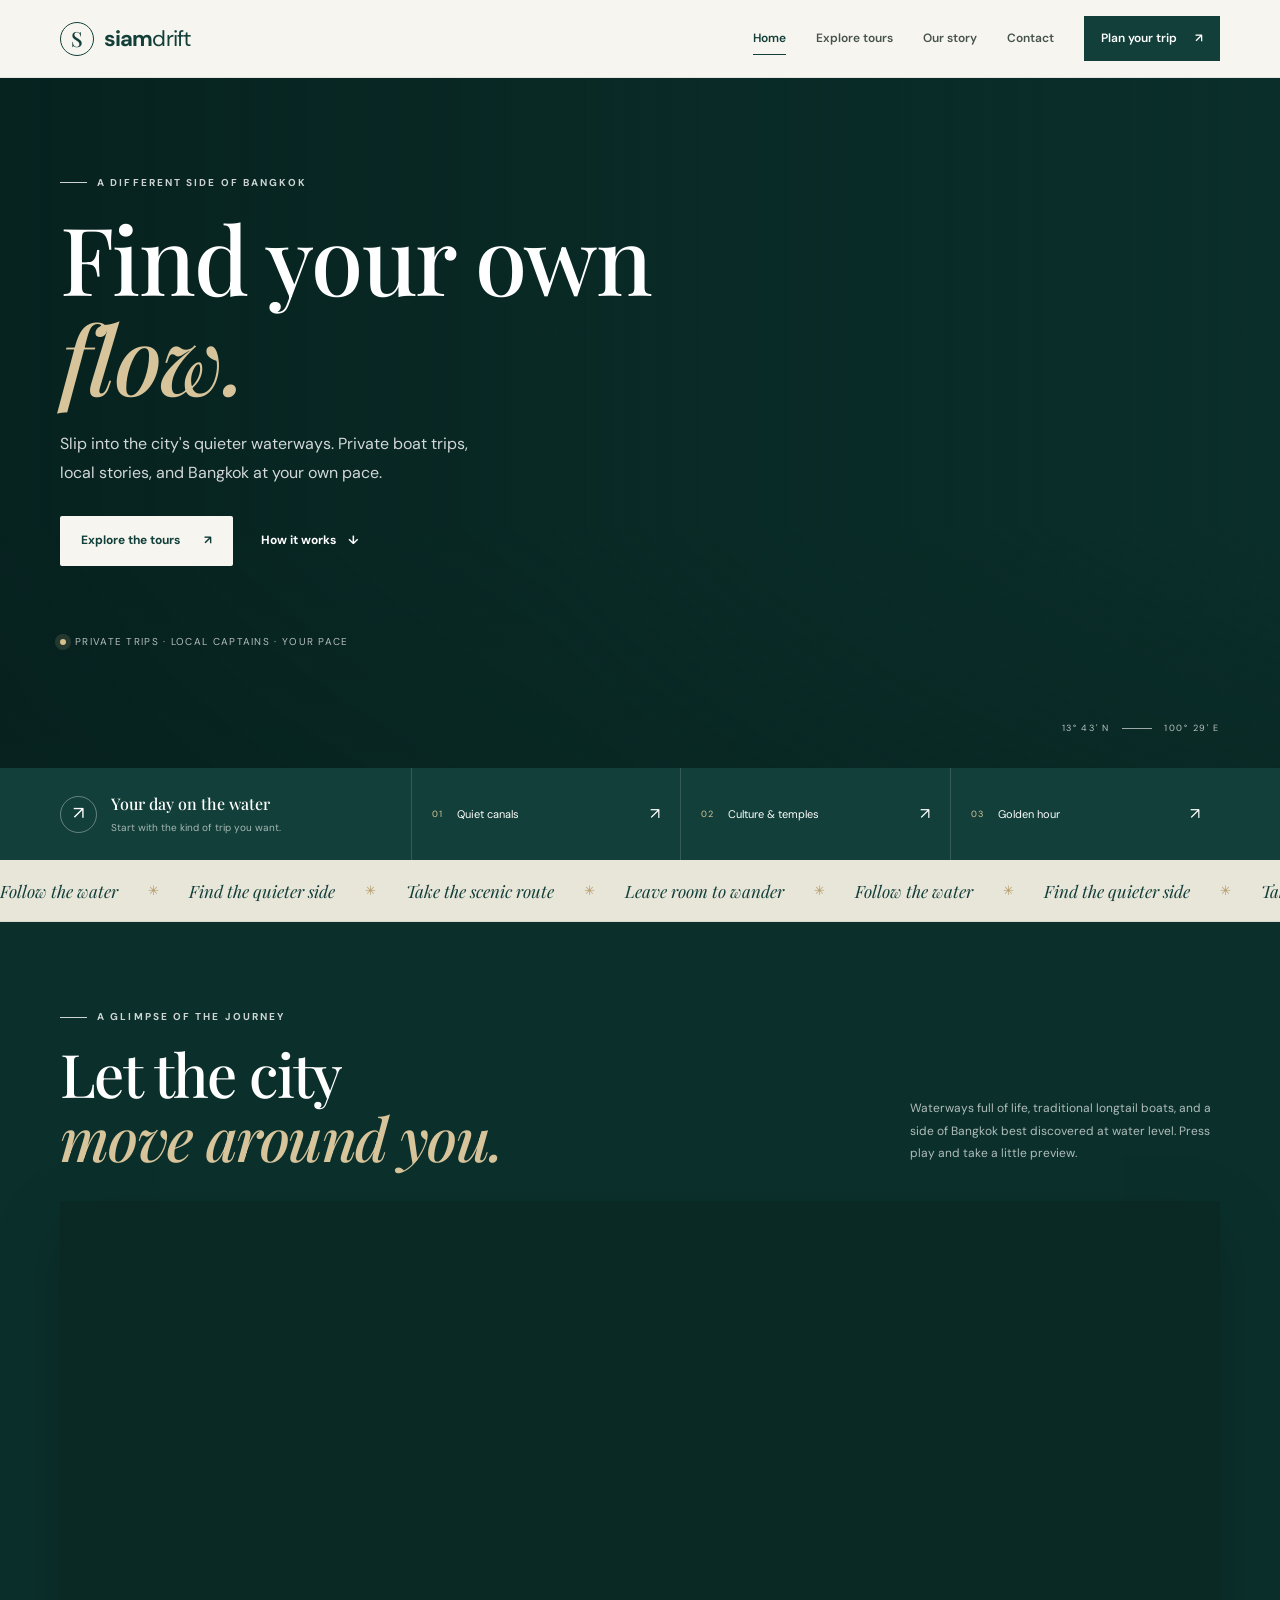
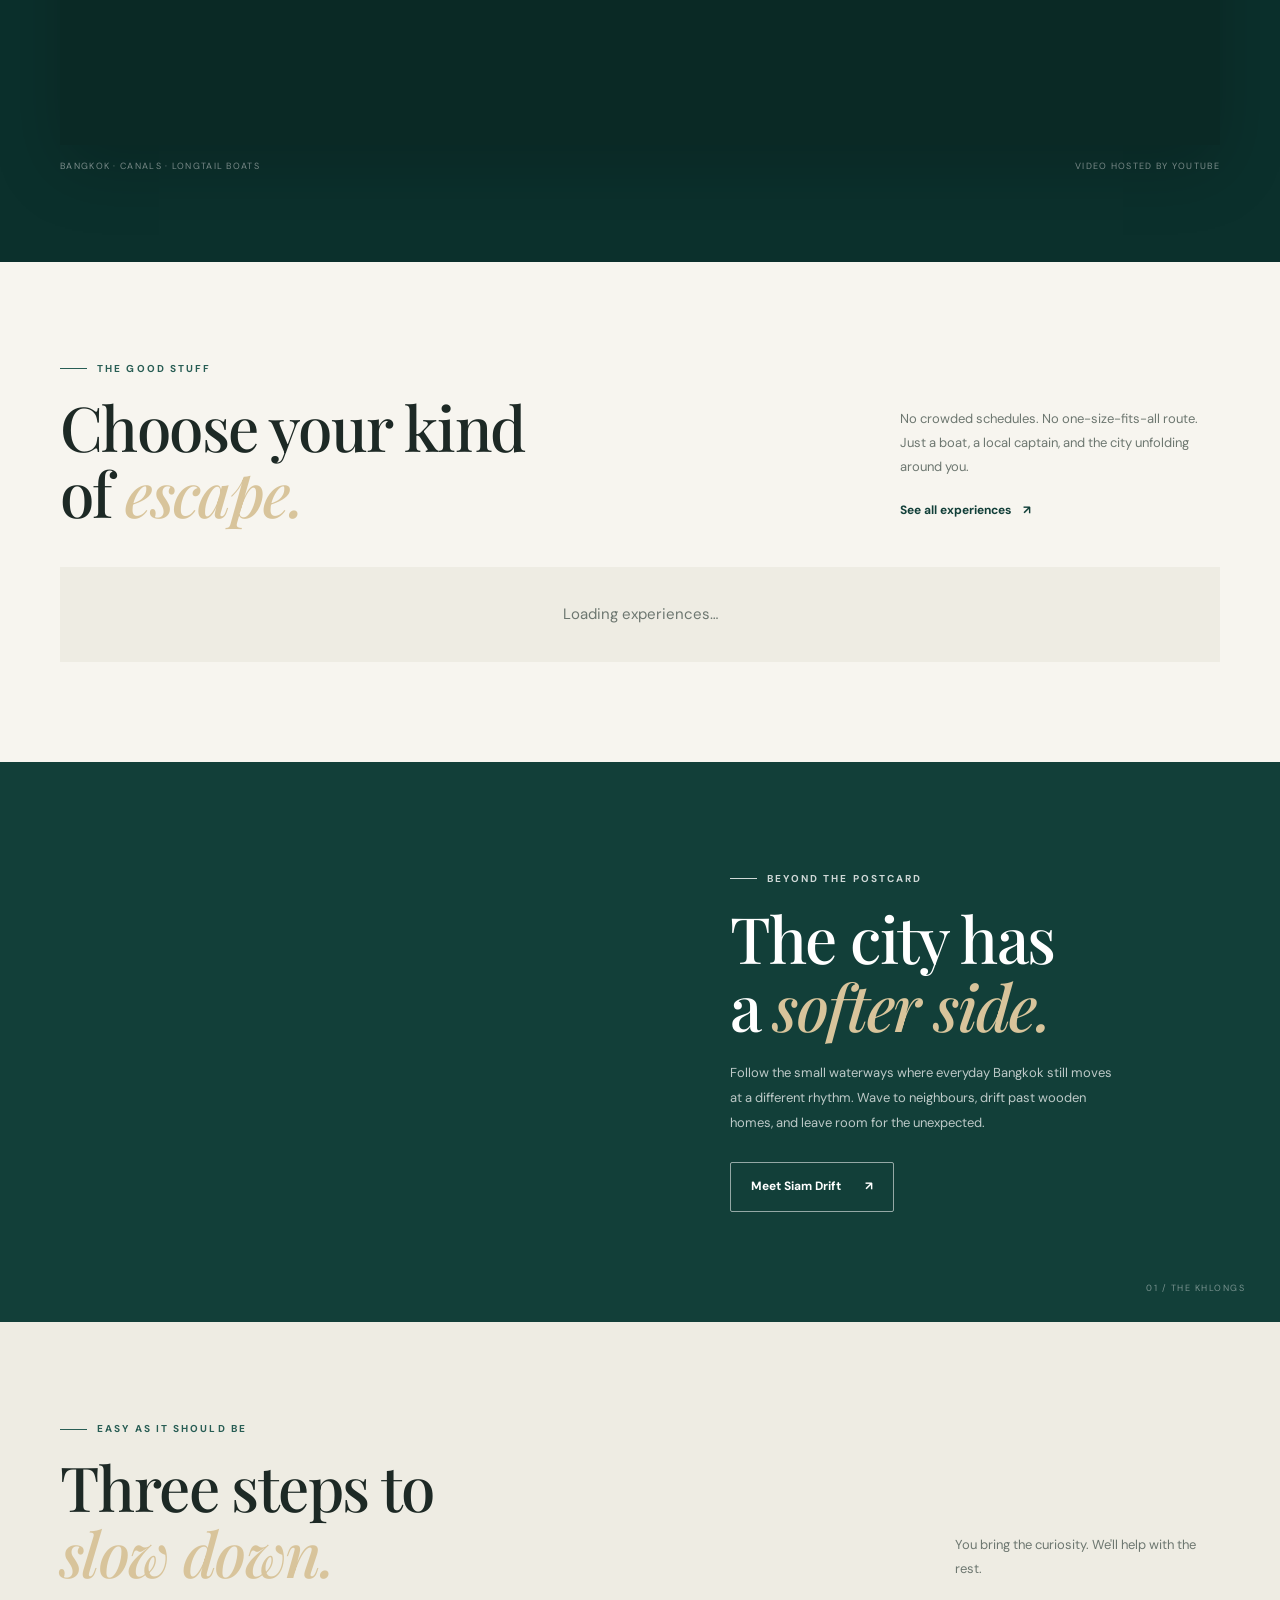
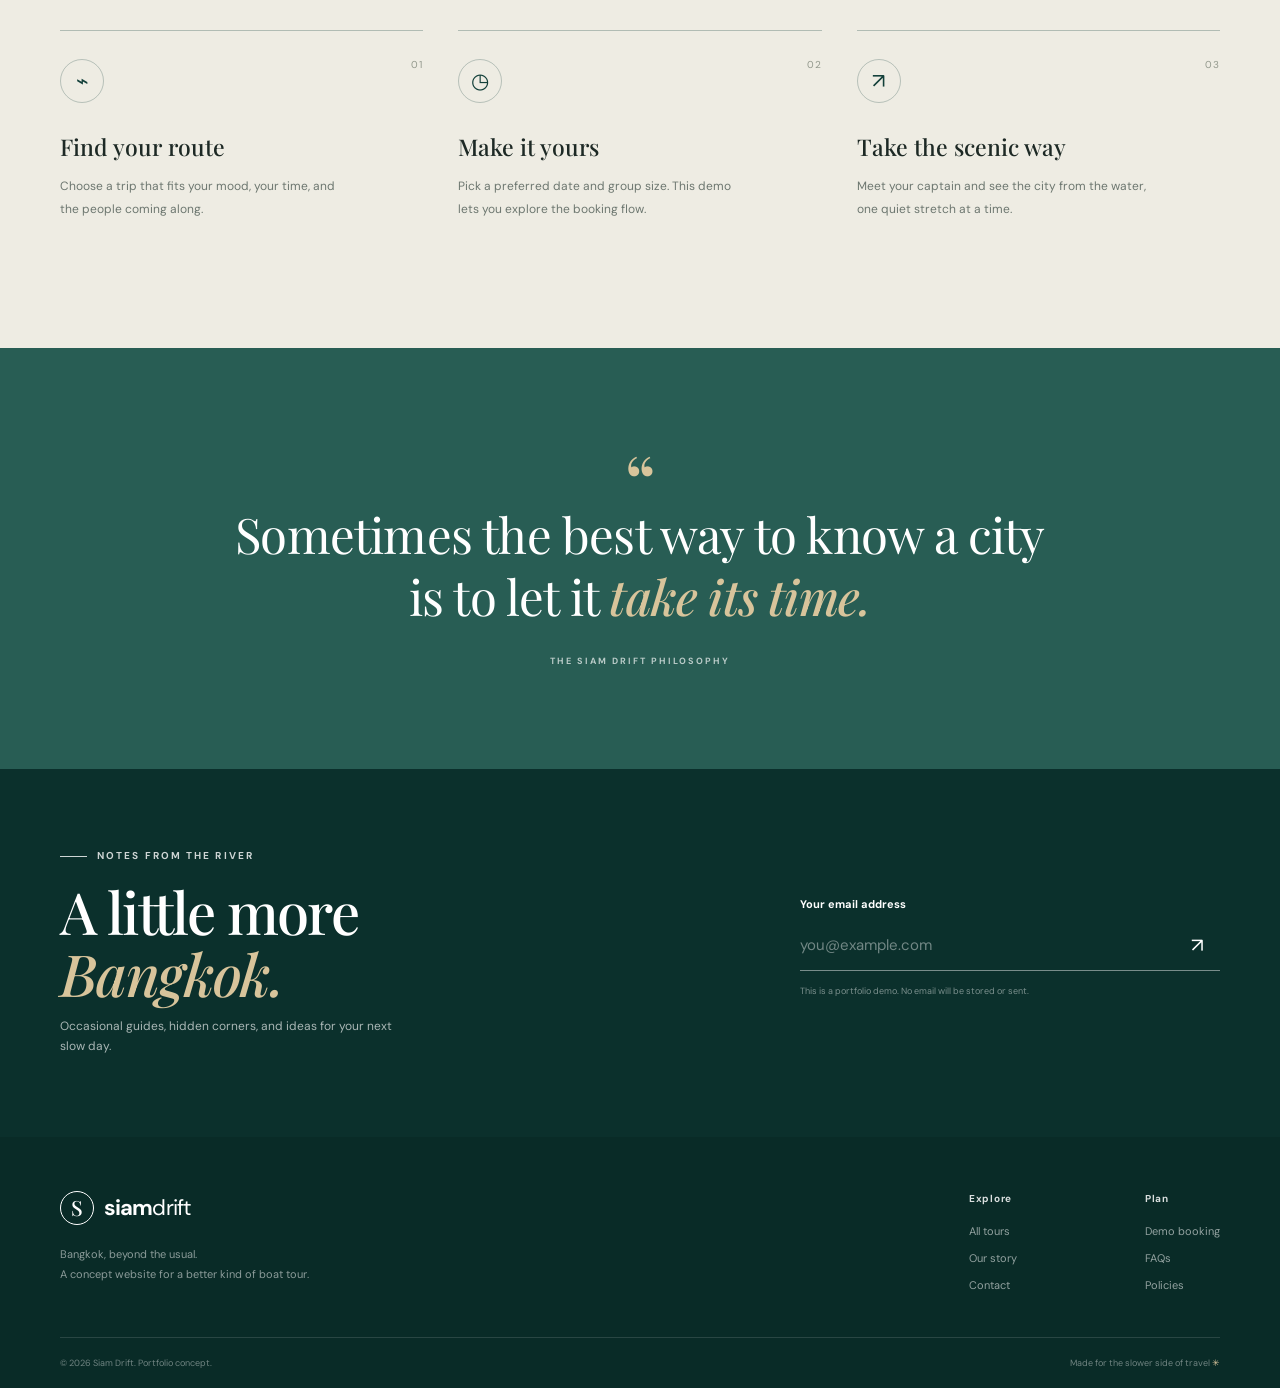
<file: index.html>
<!doctype html>
<html lang="en">
  <head>
    <meta charset="utf-8">
    <meta name="viewport" content="width=device-width, initial-scale=1">
    <meta name="description" content="Discover Bangkok's quieter side with private canal cruises, local captains, and thoughtfully designed boat experiences.">
    <meta name="theme-color" content="#123f39">
    <title>Siam Drift — Bangkok, beyond the usual</title>
    <link rel="preconnect" href="https://fonts.googleapis.com">
    <link rel="preconnect" href="https://fonts.gstatic.com" crossorigin>
    <link href="https://fonts.googleapis.com/css2?family=DM+Sans:wght@400;500;600;700&family=Playfair+Display:wght@500;600;700&display=swap" rel="stylesheet">
    <link rel="stylesheet" href="assets/css/styles.css">
    <script src="assets/js/main.js" defer></script>
  </head>
  <body>
    <a class="skip-link" href="#main">Skip to content</a>
    <header class="site-header">
      <div class="container nav-wrap">
        <a class="brand" href="index.html" aria-label="Siam Drift home"><span class="brand-mark">S</span><span>siam<span class="brand-light">drift</span></span></a>
        <button class="menu-toggle" aria-expanded="false" aria-controls="primary-nav" aria-label="Open navigation"><span></span><span></span></button>
        <nav class="primary-nav" id="primary-nav" aria-label="Main navigation">
          <a class="active" href="index.html">Home</a>
          <a href="tours.html">Explore tours</a>
          <a href="about.html">Our story</a>
          <a href="contact.html">Contact</a>
          <a class="nav-cta" href="booking.html">Plan your trip <span aria-hidden="true">↗</span></a>
        </nav>
      </div>
    </header>
    <main id="main">
      <section class="hero">
        <div class="hero-image" role="img" aria-label="Traditional longtail boat travelling through a lush Bangkok canal"></div>
        <div class="hero-shade"></div>
        <div class="container hero-content">
          <p class="eyebrow eyebrow-light"><span class="eyebrow-line"></span> A different side of Bangkok</p>
          <h1>Find your own<br><em>flow.</em></h1>
          <p class="hero-copy">Slip into the city's quieter waterways. Private boat trips, local stories, and Bangkok at your own pace.</p>
          <div class="hero-actions">
            <a class="button button-light" href="tours.html">Explore the tours <span aria-hidden="true">↗</span></a>
            <a class="text-link text-link-light" href="#how-it-works">How it works <span aria-hidden="true">↓</span></a>
          </div>
          <div class="hero-note">
            <span class="note-dot"></span>
            <span>Private trips · Local captains · Your pace</span>
          </div>
        </div>
        <div class="hero-index">
          <span>13° 43' N</span>
          <span class="index-divider"></span>
          <span>100° 29' E</span>
        </div>
      </section>
      <section class="booking-strip">
        <div class="container booking-strip-inner">
          <div class="strip-intro">
            <span class="strip-icon">↗</span>
            <div>
              <strong>Your day on the water</strong>
              <small>Start with the kind of trip you want.</small>
            </div>
          </div>
          <a class="strip-option" href="tours.html?type=canal"><span class="strip-number">01</span><span>Quiet canals</span><span class="arrow">↗</span></a>
          <a class="strip-option" href="tours.html?type=culture"><span class="strip-number">02</span><span>Culture & temples</span><span class="arrow">↗</span></a>
          <a class="strip-option" href="tours.html?type=sunset"><span class="strip-number">03</span><span>Golden hour</span><span class="arrow">↗</span></a>
        </div>
      </section>
      <div class="river-ticker" aria-label="Siam Drift travel themes">
        <div class="river-ticker-track" aria-hidden="true">
          <span>Follow the water</span>
          <i>✳</i>
          <span>Find the quieter side</span>
          <i>✳</i>
          <span>Take the scenic route</span>
          <i>✳</i>
          <span>Leave room to wander</span>
          <i>✳</i>
          <span>Follow the water</span>
          <i>✳</i>
          <span>Find the quieter side</span>
          <i>✳</i>
          <span>Take the scenic route</span>
          <i>✳</i>
          <span>Leave room to wander</span>
          <i>✳</i>
        </div>
      </div>
      <section class="canal-film" aria-labelledby="canal-film-title">
        <div class="container">
          <div class="canal-film-head">
            <div>
              <p class="eyebrow eyebrow-light"><span class="eyebrow-line"></span> A glimpse of the journey</p>
              <h2>Let the city<br><em>move around you.</em></h2>
            </div>
            <p class="canal-film-intro">Waterways full of life, traditional longtail boats, and a side of Bangkok best discovered at water level. Press play and take a little preview.</p>
          </div>
          <div class="canal-film-frame">
            <iframe
            src="https://www.youtube-nocookie.com/embed/uZKGpSvLoDc?rel=0&modestbranding=1"
            title="Bangkok longtail boat canal journey"
            loading="lazy"
            referrerpolicy="strict-origin-when-cross-origin"
            allow="accelerometer; autoplay; clipboard-write; encrypted-media; gyroscope; picture-in-picture; web-share"
            allowfullscreen></iframe>
          </div>
          <div class="canal-film-caption">
            <span>Bangkok · Canals · Longtail boats</span>
            <span>Video hosted by YouTube</span>
          </div>
        </div>
      </section>
      <section class="section section-paper">
        <div class="container">
          <div class="section-heading">
            <div>
              <p class="eyebrow"><span class="eyebrow-line"></span> The good stuff</p>
              <h2>Choose your kind<br>of <em>escape.</em></h2>
            </div>
            <div class="heading-aside">
              <p>No crowded schedules. No one-size-fits-all route. Just a boat, a local captain, and the city unfolding around you.</p>
              <a class="text-link" href="tours.html">See all experiences <span aria-hidden="true">↗</span></a>
            </div>
          </div>
          <div class="tour-grid featured-grid" id="featured-tours">
            <div class="loading-card">Loading experiences…</div>
          </div>
        </div>
      </section>
      <section class="story-band">
        <div class="story-image" role="img" aria-label="Bangkok canal-side homes and greenery"></div>
        <div class="story-panel">
          <p class="eyebrow eyebrow-light"><span class="eyebrow-line"></span> Beyond the postcard</p>
          <h2>The city has<br>a <em>softer side.</em></h2>
          <p>Follow the small waterways where everyday Bangkok still moves at a different rhythm. Wave to neighbours, drift past wooden homes, and leave room for the unexpected.</p>
          <a class="button button-outline-light" href="about.html">Meet Siam Drift <span aria-hidden="true">↗</span></a>
          <div class="story-caption">01 / THE KHLONGS</div>
        </div>
      </section>
      <section class="section section-cream" id="how-it-works">
        <div class="container">
          <div class="section-heading compact-heading">
            <div>
              <p class="eyebrow"><span class="eyebrow-line"></span> Easy as it should be</p>
              <h2>Three steps to<br><em>slow down.</em></h2>
            </div>
            <p class="heading-description">You bring the curiosity. We'll help with the rest.</p>
          </div>
          <div class="steps-grid">
            <article class="step-card">
              <span class="step-num">01</span>
              <div class="step-icon">⌁</div>
              <h3>Find your route</h3>
              <p>Choose a trip that fits your mood, your time, and the people coming along.</p>
            </article>
            <article class="step-card">
              <span class="step-num">02</span>
              <div class="step-icon">◷</div>
              <h3>Make it yours</h3>
              <p>Pick a preferred date and group size. This demo lets you explore the booking flow.</p>
            </article>
            <article class="step-card">
              <span class="step-num">03</span>
              <div class="step-icon">↗</div>
              <h3>Take the scenic way</h3>
              <p>Meet your captain and see the city from the water, one quiet stretch at a time.</p>
            </article>
          </div>
        </div>
      </section>
      <section class="quote-section">
        <div class="quote-mark">“</div>
        <blockquote>Sometimes the best way to know a city<br>is to let it <em>take its time.</em></blockquote>
        <p class="quote-credit">THE SIAM DRIFT PHILOSOPHY</p>
      </section>
      <section class="newsletter-section">
        <div class="container newsletter-inner">
          <div>
            <p class="eyebrow eyebrow-light"><span class="eyebrow-line"></span> Notes from the river</p>
            <h2>A little more<br><em>Bangkok.</em></h2>
            <p class="newsletter-copy">Occasional guides, hidden corners, and ideas for your next slow day.</p>
          </div>
          <form class="newsletter-form" id="newsletter-form">
            <label for="newsletter-email">Your email address</label>
            <div class="input-row">
              <input id="newsletter-email" type="email" placeholder="you@example.com" required>
              <button type="submit" aria-label="Subscribe">↗</button>
            </div>
            <small>This is a portfolio demo. No email will be stored or sent.</small>
            <p class="form-message" aria-live="polite"></p>
          </form>
        </div>
      </section>
    </main>
    <footer class="site-footer">
      <div class="container footer-main">
        <div class="footer-brand">
          <a class="brand brand-footer" href="index.html"><span class="brand-mark">S</span><span>siam<span class="brand-light">drift</span></span></a>
          <p>Bangkok, beyond the usual.<br>A concept website for a better kind of boat tour.</p>
        </div>
        <div class="footer-links">
          <div>
            <strong>Explore</strong>
            <a href="tours.html">All tours</a>
            <a href="about.html">Our story</a>
            <a href="contact.html">Contact</a>
          </div>
          <div>
            <strong>Plan</strong>
            <a href="booking.html">Demo booking</a>
            <a href="contact.html#faq">FAQs</a>
            <a href="contact.html#policies">Policies</a>
          </div>
        </div>
      </div>
      <div class="container footer-bottom">
        <span>© <span data-year></span> Siam Drift. Portfolio concept.</span>
        <span>Made for the slower side of travel <span class="footer-spark">✳</span></span>
      </div>
    </footer>
    <div class="toast" id="site-toast" role="status" aria-live="polite"></div>
  </body>
</html>
</file>
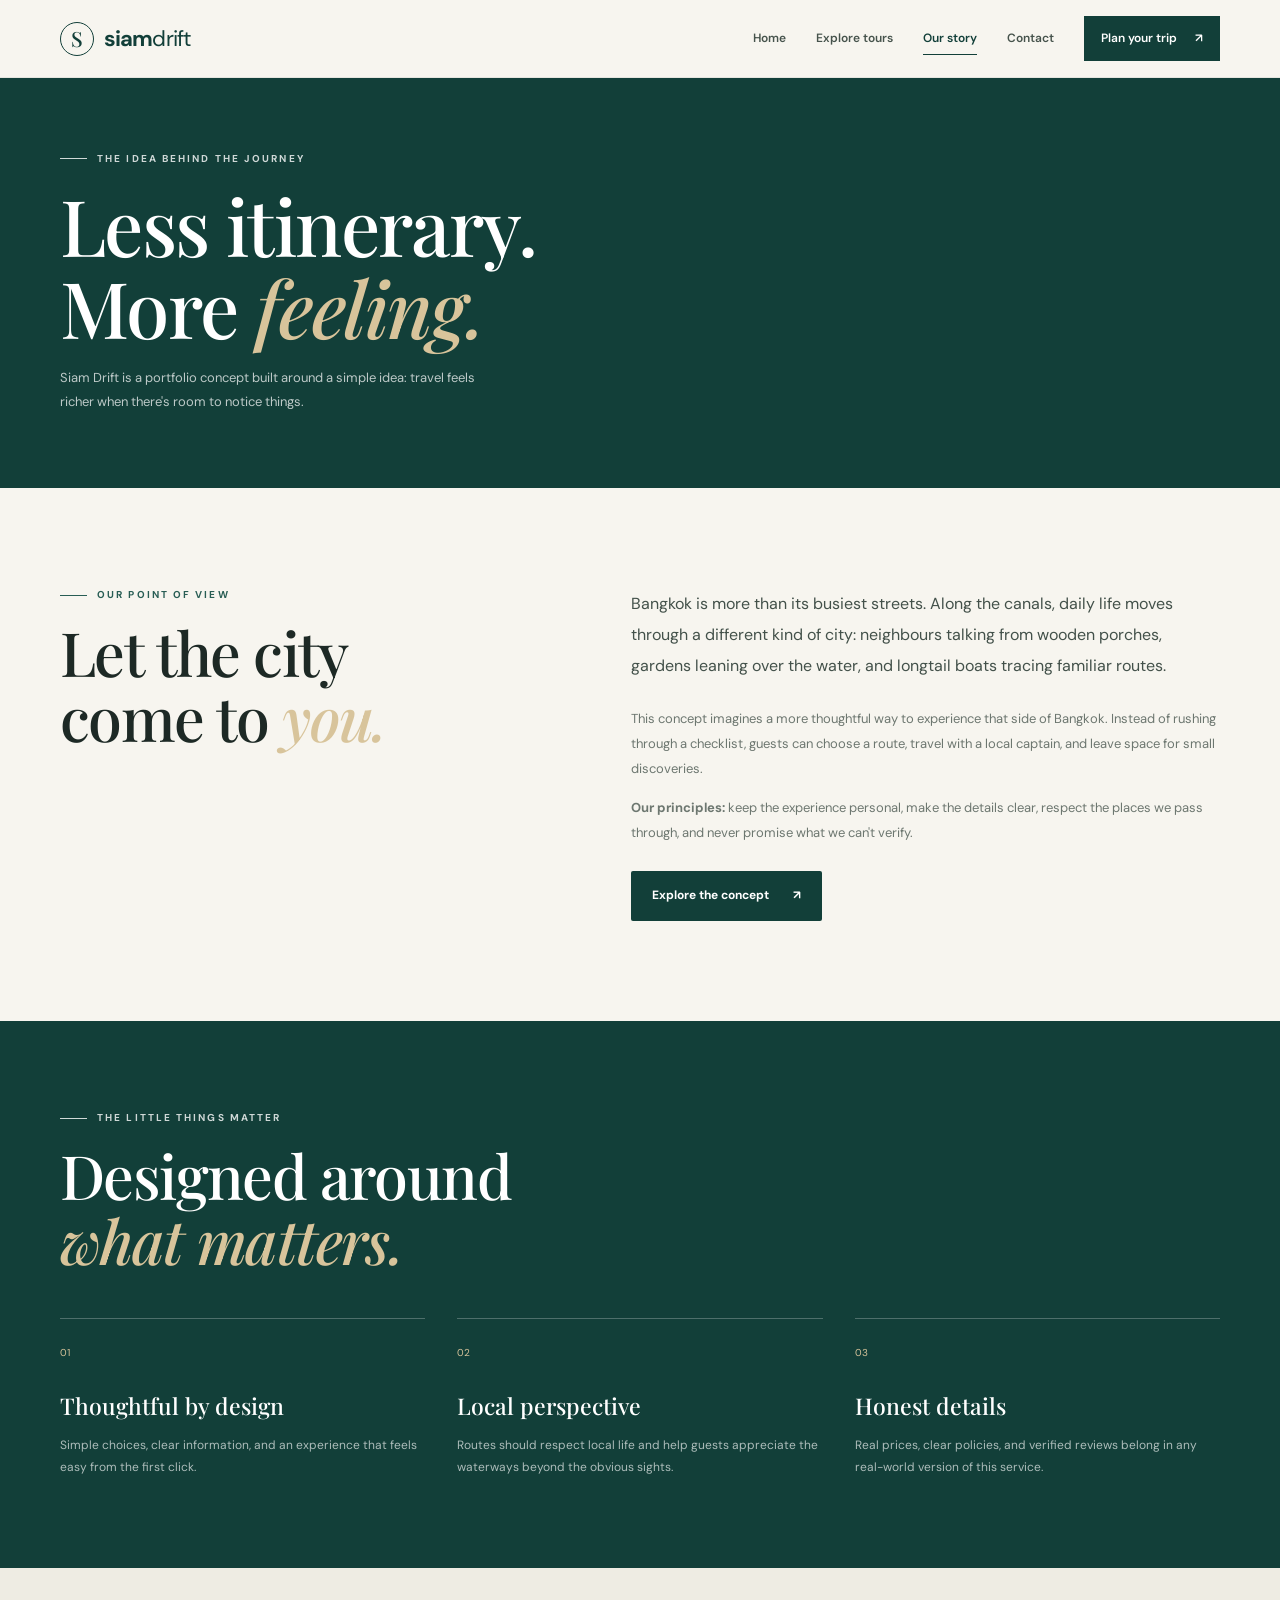
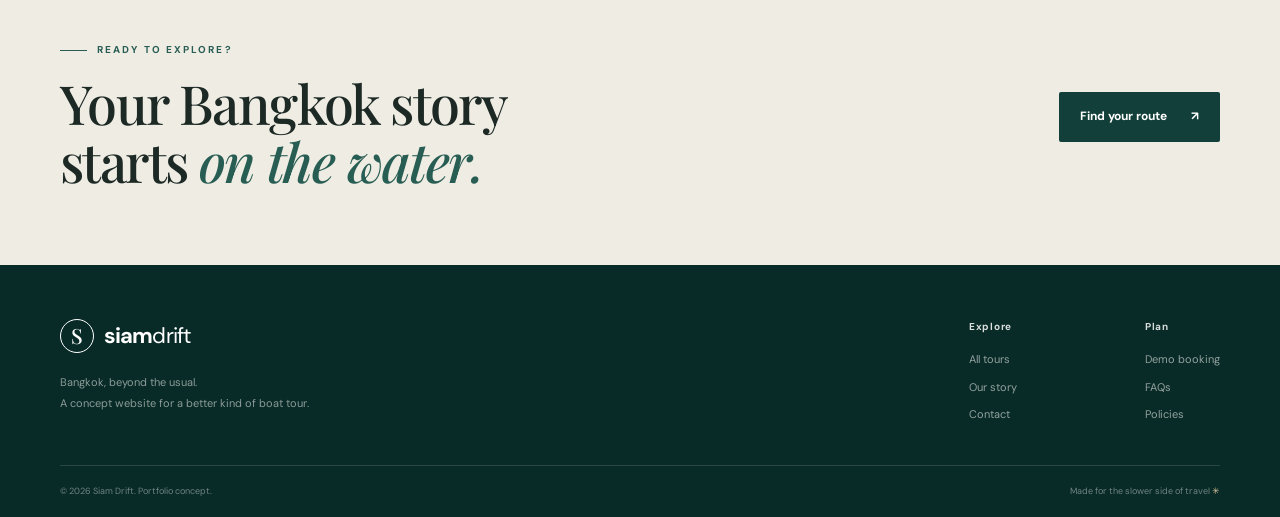
<file: about.html>
<!doctype html>
<html lang="en">
<head>
  <meta charset="utf-8">
  <meta name="viewport" content="width=device-width, initial-scale=1">
  <meta
    name="description"
    content="Discover the thinking behind Siam Drift, a concept for more personal Bangkok canal experiences."
  >
  <meta name="theme-color" content="#123f39">
  <title>Our story — Siam Drift</title>

  <link rel="preconnect" href="https://fonts.googleapis.com">
  <link rel="preconnect" href="https://fonts.gstatic.com" crossorigin>
  <link
    href="https://fonts.googleapis.com/css2?family=DM+Sans:wght@400;500;600;700&family=Playfair+Display:wght@500;600;700&display=swap"
    rel="stylesheet"
  >
  <link rel="stylesheet" href="assets/css/styles.css">
  <script src="assets/js/main.js" defer></script>
</head>

<body>
  <header class="site-header">
    <div class="container nav-wrap">
      <a class="brand" href="index.html">
        <span class="brand-mark">S</span>
        <span>siam<span class="brand-light">drift</span></span>
      </a>

      <button
        class="menu-toggle"
        aria-expanded="false"
        aria-controls="primary-nav"
        aria-label="Open navigation"
      >
        <span></span>
        <span></span>
      </button>

      <nav class="primary-nav" id="primary-nav" aria-label="Main navigation">
        <a href="index.html">Home</a>
        <a href="tours.html">Explore tours</a>
        <a class="active" href="about.html">Our story</a>
        <a href="contact.html">Contact</a>
        <a class="nav-cta" href="booking.html">
          Plan your trip <span>↗</span>
        </a>
      </nav>
    </div>
  </header>

  <main id="main">
    <section class="page-hero page-hero-green">
      <div class="container page-hero-inner">
        <p class="eyebrow eyebrow-light">
          <span class="eyebrow-line"></span>
          The idea behind the journey
        </p>
        <h1>Less itinerary.<br>More <em>feeling.</em></h1>
        <p>
          Siam Drift is a portfolio concept built around a simple idea: travel
          feels richer when there's room to notice things.
        </p>
      </div>
      <div
        class="page-hero-art about-hero-art"
        role="img"
        aria-label="Canal-side houses in Bangkok"
      ></div>
    </section>

    <section class="section section-paper">
      <div class="container story-copy-layout">
        <div>
          <p class="eyebrow">
            <span class="eyebrow-line"></span>
            Our point of view
          </p>
          <h2>Let the city<br>come to <em>you.</em></h2>
        </div>

        <div class="story-copy">
          <p class="lead-copy">
            Bangkok is more than its busiest streets. Along the canals, daily
            life moves through a different kind of city: neighbours talking
            from wooden porches, gardens leaning over the water, and longtail
            boats tracing familiar routes.
          </p>
          <p>
            This concept imagines a more thoughtful way to experience that side
            of Bangkok. Instead of rushing through a checklist, guests can
            choose a route, travel with a local captain, and leave space for
            small discoveries.
          </p>
          <p>
            <strong>Our principles:</strong> keep the experience personal, make
            the details clear, respect the places we pass through, and never
            promise what we can't verify.
          </p>
          <a class="button button-dark" href="tours.html">
            Explore the concept <span>↗</span>
          </a>
        </div>
      </div>
    </section>

    <section class="values-section">
      <div class="container">
        <p class="eyebrow eyebrow-light">
          <span class="eyebrow-line"></span>
          The little things matter
        </p>
        <h2>Designed around<br><em>what matters.</em></h2>

        <div class="values-grid">
          <article>
            <span>01</span>
            <h3>Thoughtful by design</h3>
            <p>
              Simple choices, clear information, and an experience that feels
              easy from the first click.
            </p>
          </article>

          <article>
            <span>02</span>
            <h3>Local perspective</h3>
            <p>
              Routes should respect local life and help guests appreciate the
              waterways beyond the obvious sights.
            </p>
          </article>

          <article>
            <span>03</span>
            <h3>Honest details</h3>
            <p>
              Real prices, clear policies, and verified reviews belong in any
              real-world version of this service.
            </p>
          </article>
        </div>
      </div>
    </section>

    <section class="cta-section">
      <div class="container cta-inner">
        <div>
          <p class="eyebrow">
            <span class="eyebrow-line"></span>
            Ready to explore?
          </p>
          <h2>Your Bangkok story<br>starts <em>on the water.</em></h2>
        </div>
        <a class="button button-dark" href="tours.html">
          Find your route <span>↗</span>
        </a>
      </div>
    </section>
  </main>

  <footer class="site-footer">
    <div class="container footer-main">
      <div class="footer-brand">
        <a class="brand brand-footer" href="index.html">
          <span class="brand-mark">S</span>
          <span>siam<span class="brand-light">drift</span></span>
        </a>
        <p>
          Bangkok, beyond the usual.<br>
          A concept website for a better kind of boat tour.
        </p>
      </div>

      <div class="footer-links">
        <div>
          <strong>Explore</strong>
          <a href="tours.html">All tours</a>
          <a href="about.html">Our story</a>
          <a href="contact.html">Contact</a>
        </div>
        <div>
          <strong>Plan</strong>
          <a href="booking.html">Demo booking</a>
          <a href="contact.html#faq">FAQs</a>
          <a href="contact.html#policies">Policies</a>
        </div>
      </div>
    </div>

    <div class="container footer-bottom">
      <span>© <span data-year></span> Siam Drift. Portfolio concept.</span>
      <span>
        Made for the slower side of travel <span class="footer-spark">✳</span>
      </span>
    </div>
  </footer>

  <div class="toast" id="site-toast" role="status" aria-live="polite"></div>
</body>
</html>
</file>
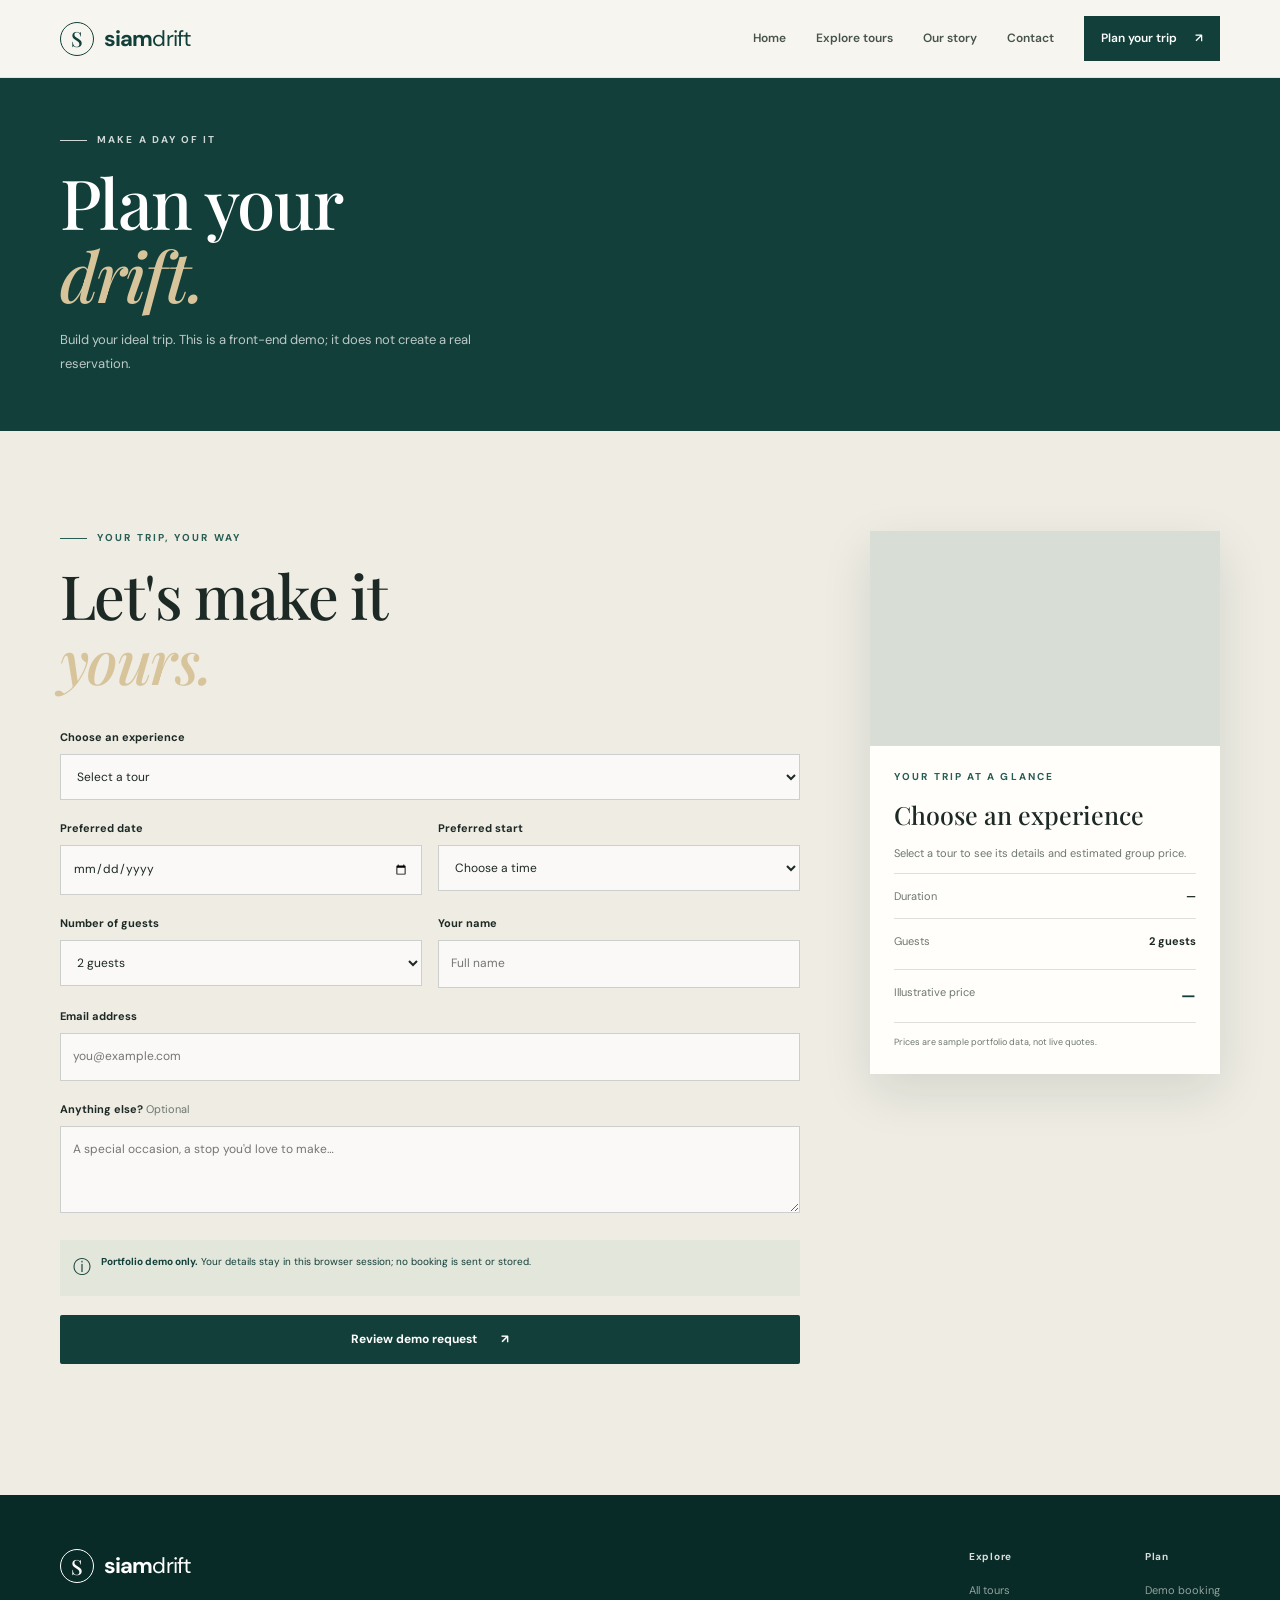
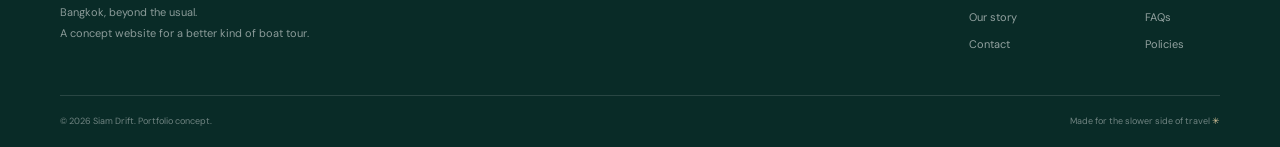
<file: booking.html>
<!doctype html>
<html lang="en">
  <head>
    <meta charset="utf-8">
    <meta name="viewport" content="width=device-width, initial-scale=1">
    <meta name="description" content="Plan your private Bangkok canal trip with Siam Drift. Portfolio demo booking flow.">
    <meta name="theme-color" content="#123f39">
    <title>Plan your trip — Siam Drift</title>
    <link rel="preconnect" href="https://fonts.googleapis.com">
    <link rel="preconnect" href="https://fonts.gstatic.com" crossorigin>
    <link href="https://fonts.googleapis.com/css2?family=DM+Sans:wght@400;500;600;700&family=Playfair+Display:wght@500;600;700&display=swap" rel="stylesheet">
    <link rel="stylesheet" href="assets/css/styles.css">
    <script src="assets/js/main.js" defer></script>
    <script src="assets/js/tours.js" defer></script>
    <script src="assets/js/booking.js" defer></script>
  </head>
  <body>
    <header class="site-header">
      <div class="container nav-wrap">
        <a class="brand" href="index.html"><span class="brand-mark">S</span><span>siam<span class="brand-light">drift</span></span></a>
        <button class="menu-toggle" aria-expanded="false" aria-controls="primary-nav" aria-label="Open navigation"><span></span><span></span></button>
        <nav class="primary-nav" id="primary-nav" aria-label="Main navigation">
          <a href="index.html">Home</a>
          <a href="tours.html">Explore tours</a>
          <a href="about.html">Our story</a>
          <a href="contact.html">Contact</a>
          <a class="nav-cta active" href="booking.html">Plan your trip <span>↗</span></a>
        </nav>
      </div>
    </header>
    <main id="main">
      <section class="page-hero page-hero-short">
        <div class="container page-hero-inner">
          <p class="eyebrow eyebrow-light"><span class="eyebrow-line"></span> Make a day of it</p>
          <h1>Plan your<br><em>drift.</em></h1>
          <p>Build your ideal trip. This is a front-end demo; it does not create a real reservation.</p>
        </div>
      </section>
      <section class="section section-cream">
        <div class="container booking-layout">
          <div class="booking-form-panel">
            <p class="eyebrow"><span class="eyebrow-line"></span> Your trip, your way</p>
            <h2>Let's make it<br><em>yours.</em></h2>
            <form id="booking-form" class="booking-form">
              <div class="form-field full-field">
                <label for="booking-tour">Choose an experience</label>
                <select id="booking-tour" name="tour" required>
                  <option value="">Select a tour</option>
                </select>
              </div>
              <div class="form-field">
                <label for="booking-date">Preferred date</label>
                <input type="date" id="booking-date" name="date" required>
              </div>
              <div class="form-field">
                <label for="booking-time">Preferred start</label>
                <select id="booking-time" name="time" required>
                  <option value="">Choose a time</option>
                  <option>09:00</option>
                  <option>11:00</option>
                  <option>13:30</option>
                  <option>16:00</option>
                </select>
              </div>
              <div class="form-field">
                <label for="booking-guests">Number of guests</label>
                <select id="booking-guests" name="guests">
                  <option value="1">1 guest</option>
                  <option value="2" selected>2 guests</option>
                  <option value="3">3 guests</option>
                  <option value="4">4 guests</option>
                  <option value="5">5 guests</option>
                  <option value="6">6 guests</option>
                </select>
              </div>
              <div class="form-field">
                <label for="booking-name">Your name</label>
                <input id="booking-name" name="name" autocomplete="name" placeholder="Full name" required>
              </div>
              <div class="form-field full-field">
                <label for="booking-email">Email address</label>
                <input id="booking-email" name="email" type="email" autocomplete="email" placeholder="you@example.com" required>
              </div>
              <div class="form-field full-field">
                <label for="booking-notes">Anything else? <span class="label-muted">Optional</span></label>
                <textarea id="booking-notes" name="notes" rows="3" placeholder="A special occasion, a stop you'd love to make…"></textarea>
              </div>
              <div class="demo-consent">
                <span>ⓘ</span>
                <p><strong>Portfolio demo only.</strong> Your details stay in this browser session; no booking is sent or stored.</p>
              </div>
              <button class="button button-dark button-wide" type="submit">Review demo request <span>↗</span></button>
              <p class="form-message" id="booking-message" aria-live="polite"></p>
            </form>
          </div>
          <aside class="booking-summary">
            <div class="summary-image" id="summary-image"></div>
            <div class="summary-content">
              <p class="eyebrow">Your trip at a glance</p>
              <h3 id="summary-title">Choose an experience</h3>
              <p id="summary-description">Select a tour to see its details and estimated group price.</p>
              <div class="summary-line">
                <span>Duration</span>
                <strong id="summary-duration">—</strong>
              </div>
              <div class="summary-line">
                <span>Guests</span>
                <strong id="summary-guests">2 guests</strong>
              </div>
              <div class="summary-line summary-total">
                <span>Illustrative price</span>
                <strong id="summary-price">—</strong>
              </div>
              <small>Prices are sample portfolio data, not live quotes.</small>
            </div>
          </aside>
        </div>
      </section>
    </main>
    <footer class="site-footer">
      <div class="container footer-main">
        <div class="footer-brand">
          <a class="brand brand-footer" href="index.html"><span class="brand-mark">S</span><span>siam<span class="brand-light">drift</span></span></a>
          <p>Bangkok, beyond the usual.<br>A concept website for a better kind of boat tour.</p>
        </div>
        <div class="footer-links">
          <div>
            <strong>Explore</strong>
            <a href="tours.html">All tours</a>
            <a href="about.html">Our story</a>
            <a href="contact.html">Contact</a>
          </div>
          <div>
            <strong>Plan</strong>
            <a href="booking.html">Demo booking</a>
            <a href="contact.html#faq">FAQs</a>
            <a href="contact.html#policies">Policies</a>
          </div>
        </div>
      </div>
      <div class="container footer-bottom">
        <span>© <span data-year></span> Siam Drift. Portfolio concept.</span>
        <span>Made for the slower side of travel <span class="footer-spark">✳</span></span>
      </div>
    </footer>
    <div class="toast" id="site-toast" role="status" aria-live="polite"></div>
  </body>
</html>
</file>
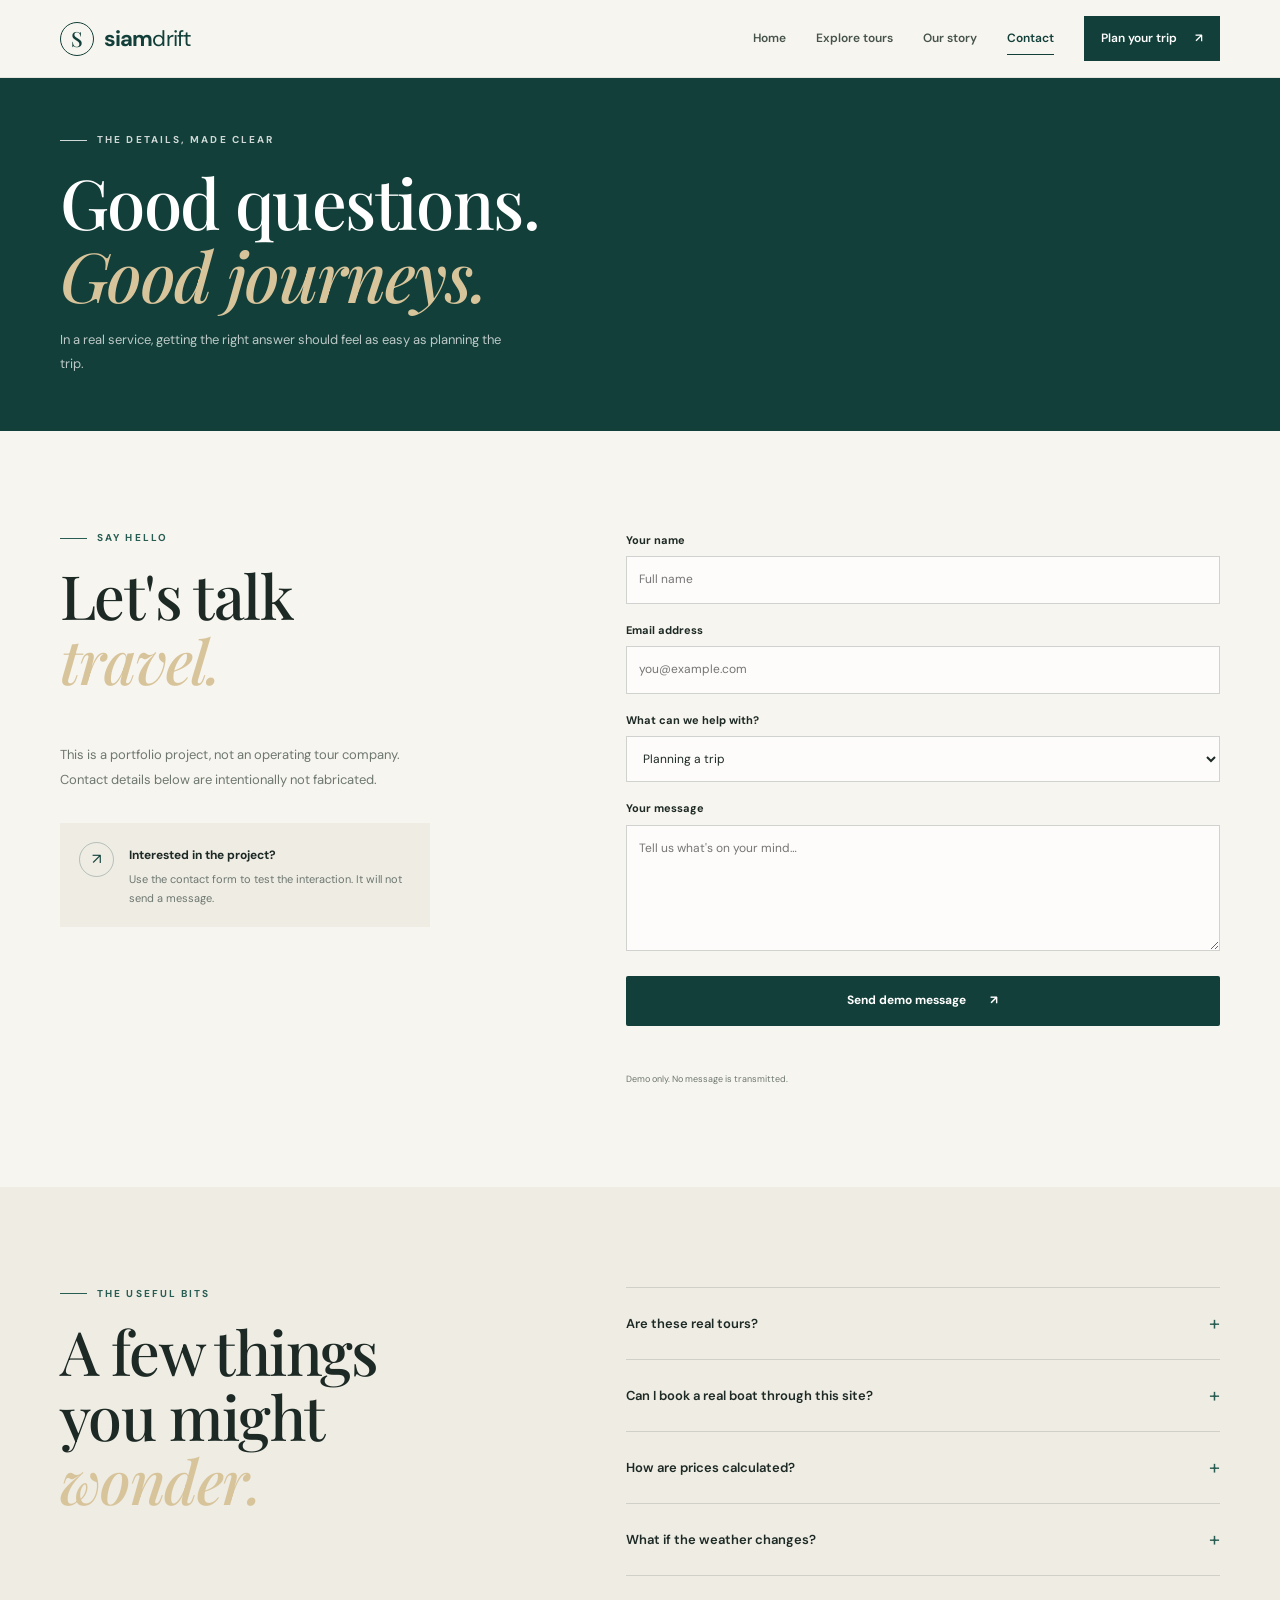
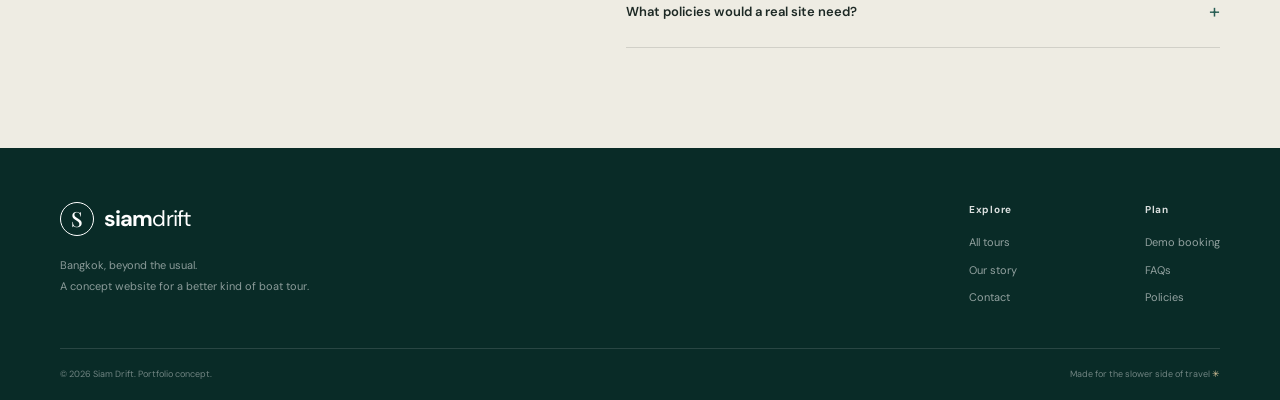
<file: contact.html>
<!doctype html>
<html lang="en">
  <head>
    <meta charset="utf-8">
    <meta name="viewport" content="width=device-width, initial-scale=1">
    <meta name="description" content="Contact Siam Drift and find answers to common questions about the demo boat tour experience.">
    <meta name="theme-color" content="#123f39">
    <title>Contact & FAQs — Siam Drift</title>
    <link rel="preconnect" href="https://fonts.googleapis.com">
    <link rel="preconnect" href="https://fonts.gstatic.com" crossorigin>
    <link href="https://fonts.googleapis.com/css2?family=DM+Sans:wght@400;500;600;700&family=Playfair+Display:wght@500;600;700&display=swap" rel="stylesheet">
    <link rel="stylesheet" href="assets/css/styles.css">
    <script src="assets/js/main.js" defer></script>
  </head>
  <body>
    <header class="site-header">
      <div class="container nav-wrap">
        <a class="brand" href="index.html"><span class="brand-mark">S</span><span>siam<span class="brand-light">drift</span></span></a>
        <button class="menu-toggle" aria-expanded="false" aria-controls="primary-nav" aria-label="Open navigation"><span></span><span></span></button>
        <nav class="primary-nav" id="primary-nav" aria-label="Main navigation">
          <a href="index.html">Home</a>
          <a href="tours.html">Explore tours</a>
          <a href="about.html">Our story</a>
          <a class="active" href="contact.html">Contact</a>
          <a class="nav-cta" href="booking.html">Plan your trip <span>↗</span></a>
        </nav>
      </div>
    </header>
    <main id="main">
      <section class="page-hero page-hero-green page-hero-short">
        <div class="container page-hero-inner">
          <p class="eyebrow eyebrow-light"><span class="eyebrow-line"></span> The details, made clear</p>
          <h1>Good questions.<br><em>Good journeys.</em></h1>
          <p>In a real service, getting the right answer should feel as easy as planning the trip.</p>
        </div>
      </section>
      <section class="section section-paper">
        <div class="container contact-layout">
          <div class="contact-intro">
            <p class="eyebrow"><span class="eyebrow-line"></span> Say hello</p>
            <h2>Let's talk<br><em>travel.</em></h2>
            <p>This is a portfolio project, not an operating tour company. Contact details below are intentionally not fabricated.</p>
            <div class="contact-card">
              <span class="contact-symbol">↗</span>
              <div>
                <strong>Interested in the project?</strong>
                <p>Use the contact form to test the interaction. It will not send a message.</p>
              </div>
            </div>
          </div>
          <form class="contact-form" id="contact-form">
            <div class="form-field">
              <label for="contact-name">Your name</label>
              <input id="contact-name" name="name" required placeholder="Full name">
            </div>
            <div class="form-field">
              <label for="contact-email">Email address</label>
              <input id="contact-email" name="email" type="email" required placeholder="you@example.com">
            </div>
            <div class="form-field">
              <label for="contact-topic">What can we help with?</label>
              <select id="contact-topic" name="topic">
                <option>Planning a trip</option>
                <option>Tour information</option>
                <option>Partnership</option>
                <option>Something else</option>
              </select>
            </div>
            <div class="form-field">
              <label for="contact-message">Your message</label>
              <textarea id="contact-message" name="message" rows="5" required placeholder="Tell us what's on your mind…"></textarea>
            </div>
            <button class="button button-dark button-wide" type="submit">Send demo message <span>↗</span></button>
            <p class="form-message" aria-live="polite"></p>
            <small class="form-footnote">Demo only. No message is transmitted.</small>
          </form>
        </div>
      </section>
      <section class="section section-cream" id="faq">
        <div class="container faq-layout">
          <div>
            <p class="eyebrow"><span class="eyebrow-line"></span> The useful bits</p>
            <h2>A few things<br>you might <em>wonder.</em></h2>
          </div>
          <div class="faq-list">
            <details>
              <summary>Are these real tours? <span>+</span></summary>
              <p>No. Siam Drift is a portfolio concept. Tour descriptions, pricing, and booking interactions are sample content for demonstration.</p>
            </details>
            <details>
              <summary>Can I book a real boat through this site? <span>+</span></summary>
              <p>No. The booking page demonstrates a possible customer journey only. It does not check availability, send a reservation, or accept payment.</p>
            </details>
            <details>
              <summary>How are prices calculated? <span>+</span></summary>
              <p>The displayed prices are illustrative group prices stored in local JavaScript data. A real service would confirm prices and availability on a server.</p>
            </details>
            <details>
              <summary>What if the weather changes? <span>+</span></summary>
              <p>A real operator should publish a clear weather, rescheduling, and cancellation policy before customers book.</p>
            </details>
            <details id="policies">
              <summary>What policies would a real site need? <span>+</span></summary>
              <p>At minimum: cancellation and refund terms, privacy policy, terms of service, safety guidance, accessibility information, and clear details about what's included.</p>
            </details>
          </div>
        </div>
      </section>
    </main>
    <footer class="site-footer">
      <div class="container footer-main">
        <div class="footer-brand">
          <a class="brand brand-footer" href="index.html"><span class="brand-mark">S</span><span>siam<span class="brand-light">drift</span></span></a>
          <p>Bangkok, beyond the usual.<br>A concept website for a better kind of boat tour.</p>
        </div>
        <div class="footer-links">
          <div>
            <strong>Explore</strong>
            <a href="tours.html">All tours</a>
            <a href="about.html">Our story</a>
            <a href="contact.html">Contact</a>
          </div>
          <div>
            <strong>Plan</strong>
            <a href="booking.html">Demo booking</a>
            <a href="#faq">FAQs</a>
            <a href="#policies">Policies</a>
          </div>
        </div>
      </div>
      <div class="container footer-bottom">
        <span>© <span data-year></span> Siam Drift. Portfolio concept.</span>
        <span>Made for the slower side of travel <span class="footer-spark">✳</span></span>
      </div>
    </footer>
    <div class="toast" id="site-toast" role="status" aria-live="polite"></div>
  </body>
</html>
</file>
<file: assets/css/styles.css>
/* SIAM DRIFT — responsive visual system */

/* Design tokens and global defaults */
:root {
  --forest: #123f39;
  --forest-deep: #0b302c;
  --forest-soft: #285d54;
  --paper: #f7f5ef;
  --cream: #eeece3;
  --sand: #d8c49b;
  --ink: #1d2925;
  --muted: #6d7770;
  --line: rgba(29, 41, 37, .14);
  --white: #fff;
  --serif: "Playfair Display", Georgia, serif;
  --sans: "DM Sans", Arial, sans-serif;
  --radius: 4px;
  --shadow: 0 18px 48px rgba(20, 40, 34, .11);
}

* {
  box-sizing: border-box;
}

html {
  scroll-behavior: smooth;
  scroll-padding-top: 90px;
}

body {
  margin: 0;
  color: var(--ink);
  background: var(--paper);
  font-family: var(--sans);
  font-size: 15px;
  line-height: 1.65;
  -webkit-font-smoothing: antialiased;
}

body.menu-open {
  overflow: hidden;
}

img {
  display: block;
  max-width: 100%;
}

a {
  color: inherit;
  text-decoration: none;
}

button, input, select, textarea {
  font: inherit;
}

button, a, input, select, textarea {
  -webkit-tap-highlight-color: transparent;
}

button:focus-visible, a:focus-visible, input:focus-visible, select:focus-visible, textarea:focus-visible, summary:focus-visible {
  outline: 3px solid #d3aa5f;
  outline-offset: 3px;
}

::selection {
  color: var(--white);
  background: var(--forest-soft);
}

/* Shared layout, navigation, and buttons */
.container {
  width: min(1160px, calc(100% - 48px));
  margin-inline: auto;
}

.skip-link {
  position: absolute;
  top: -60px;
  left: 16px;
  z-index: 1000;
  padding: 10px 16px;
  color: var(--white);
  background: var(--forest);
}

.skip-link:focus {
  top: 12px;
}

.sr-only {
  position: absolute;
  width: 1px;
  height: 1px;
  padding: 0;
  margin: -1px;
  overflow: hidden;
  clip: rect(0,0,0,0);
  white-space: nowrap;
  border: 0;
}

.site-header {
  position: sticky;
  top: 0;
  z-index: 50;
  height: 78px;
  background: rgba(247,245,239,.96);
  border-bottom: 1px solid rgba(29,41,37,.08);
  backdrop-filter: blur(16px);
}

.nav-wrap {
  height: 100%;
  display: flex;
  align-items: center;
  justify-content: space-between;
  gap: 30px;
}

.brand {
  display: inline-flex;
  align-items: center;
  gap: 10px;
  color: var(--forest);
  font-size: 22px;
  font-weight: 700;
  letter-spacing: -.9px;
  line-height: 1;
}

.brand-mark {
  display: grid;
  place-items: center;
  width: 34px;
  height: 34px;
  border: 1px solid currentColor;
  border-radius: 50%;
  font-family: var(--serif);
  font-size: 21px;
  font-weight: 500;
}

.brand-light {
  font-weight: 400;
}

.primary-nav {
  display: flex;
  align-items: center;
  gap: 30px;
  font-size: 12px;
  font-weight: 600;
}

.primary-nav > a:not(.nav-cta) {
  position: relative;
  color: #46534c;
  transition: color .2s ease;
}

.primary-nav > a:not(.nav-cta)::after {
  position: absolute;
  right: 0;
  bottom: -7px;
  left: 0;
  height: 1px;
  background: var(--forest);
  content: "";
  transform: scaleX(0);
  transform-origin: left;
  transition: transform .2s ease;
}

.primary-nav > a:not(.nav-cta):hover, .primary-nav > a:not(.nav-cta).active {
  color: var(--forest);
}

.primary-nav > a:not(.nav-cta):hover::after, .primary-nav > a.active::after {
  transform: scaleX(1);
}

.nav-cta {
  display: inline-flex;
  align-items: center;
  gap: 18px;
  padding: 13px 17px;
  color: var(--white);
  background: var(--forest);
  transition: background .2s, transform .2s;
}

.nav-cta:hover, .nav-cta:focus, .nav-cta:active {
  color: #fff;
  background: var(--forest-soft);
  transform: translateY(-1px);
}

.nav-cta span {
  color: inherit;
}

.menu-toggle {
  display: none;
}

/* Home page and reusable content sections */
.hero {
  position: relative;
  min-height: min(690px, calc(100svh - 78px));
  display: flex;
  align-items: center;
  overflow: hidden;
  color: var(--white);
  background: var(--forest-deep);
}

.hero-image, .hero-shade {
  position: absolute;
  inset: 0;
}

.hero-image {
  background: url("https://images.unsplash.com/photo-1508009603885-50cf7c579365?auto=format&fit=crop&w=2200&q=90") center 52%/cover no-repeat;
  transform: scale(1.015);
  animation: hero-settle 1.2s ease-out both;
}

.hero-shade {
  background: linear-gradient(90deg, rgba(6,32,29,.86) 0%, rgba(8,37,33,.63) 43%, rgba(7,35,31,.10) 100%), linear-gradient(0deg, rgba(8,35,31,.38), transparent 35%);
}

.hero-content {
  position: relative;
  z-index: 1;
  padding-block: 95px 115px;
  animation: rise-in .8s .1s both;
}

.eyebrow {
  display: flex;
  align-items: center;
  gap: 10px;
  margin: 0 0 18px;
  color: var(--forest-soft);
  font-size: 10px;
  font-weight: 700;
  letter-spacing: 2.1px;
  line-height: 1.4;
  text-transform: uppercase;
}

.eyebrow-light {
  color: rgba(255,255,255,.8);
}

.eyebrow-line {
  width: 27px;
  height: 1px;
  background: currentColor;
}

h1, h2, h3, p {
  margin-top: 0;
}

h1, h2 {
  font-family: var(--serif);
  font-weight: 500;
  letter-spacing: -1.6px;
  line-height: 1.06;
}

h1 {
  max-width: 720px;
  margin-bottom: 23px;
  font-size: clamp(54px, 7.5vw, 94px);
}

h1 em, h2 em, blockquote em {
  color: var(--sand);
  font-weight: 500;
}

.hero-copy {
  max-width: 440px;
  margin-bottom: 28px;
  color: rgba(255,255,255,.82);
  font-size: 16px;
  line-height: 1.8;
}

.hero-actions {
  display: flex;
  align-items: center;
  flex-wrap: wrap;
  gap: 28px;
}

.button {
  display: inline-flex;
  align-items: center;
  justify-content: center;
  gap: 24px;
  min-height: 48px;
  padding: 14px 20px;
  border: 1px solid transparent;
  border-radius: 2px;
  font-size: 12px;
  font-weight: 700;
  transition: transform .2s, background .2s, color .2s, border-color .2s;
  cursor: pointer;
}

.button:hover {
  transform: translateY(-2px);
}

.button-light {
  color: var(--forest);
  background: var(--paper);
}

.button-light:hover {
  background: var(--white);
}

.button-dark {
  color: var(--white);
  background: var(--forest);
}

.button-dark:hover {
  background: var(--forest-soft);
}

.button-outline-light {
  color: var(--white);
  border-color: rgba(255,255,255,.55);
  background: transparent;
}

.button-outline-light:hover {
  color: var(--forest);
  background: var(--white);
}

.button-wide {
  width: 100%;
}

.text-link {
  display: inline-flex;
  align-items: center;
  gap: 12px;
  color: var(--forest);
  font-size: 12px;
  font-weight: 700;
}

.text-link span {
  transition: transform .2s;
}

.text-link:hover span {
  transform: translate(3px,-2px);
}

.text-link-light {
  color: var(--white);
}

.hero-note {
  display: flex;
  align-items: center;
  gap: 9px;
  margin-top: 68px;
  color: rgba(255,255,255,.7);
  font-size: 10px;
  letter-spacing: 1.3px;
  text-transform: uppercase;
}

.note-dot {
  width: 6px;
  height: 6px;
  border-radius: 50%;
  background: #d5c18e;
  box-shadow: 0 0 0 5px rgba(213,193,142,.14);
}

.hero-index {
  position: absolute;
  right: max(24px, calc((100vw - 1160px)/2));
  bottom: 32px;
  display: flex;
  align-items: center;
  gap: 12px;
  color: rgba(255,255,255,.72);
  font-size: 9px;
  letter-spacing: 1.7px;
}

.index-divider {
  width: 30px;
  height: 1px;
  background: rgba(255,255,255,.6);
}

.booking-strip {
  position: relative;
  z-index: 2;
  background: var(--forest);
  color: var(--white);
}

.booking-strip-inner {
  display: grid;
  grid-template-columns: 1.3fr repeat(3, 1fr);
  align-items: stretch;
}

.strip-intro, .strip-option {
  display: flex;
  align-items: center;
  gap: 14px;
  min-height: 92px;
  padding: 18px 20px;
}

.strip-intro {
  padding-left: 0;
}

.strip-icon {
  display: grid;
  place-items: center;
  width: 37px;
  height: 37px;
  border: 1px solid rgba(255,255,255,.35);
  border-radius: 50%;
  font-size: 18px;
}

.strip-intro strong, .strip-intro small {
  display: block;
}

.strip-intro strong {
  font-family: var(--serif);
  font-size: 16px;
  font-weight: 500;
}

.strip-intro small {
  margin-top: 3px;
  color: rgba(255,255,255,.63);
  font-size: 10px;
}

.strip-option {
  position: relative;
  justify-content: space-between;
  border-left: 1px solid rgba(255,255,255,.15);
  font-size: 11px;
  transition: background .2s;
}

.strip-option:hover {
  background: rgba(255,255,255,.07);
}

.strip-number {
  color: var(--sand);
  font-size: 9px;
  letter-spacing: 1px;
}

.strip-option .arrow {
  margin-left: auto;
  font-size: 16px;
}

.section {
  padding-block: 100px;
}

.section-paper {
  background: var(--paper);
}

.section-cream {
  background: var(--cream);
}

.section-heading {
  display: flex;
  align-items: end;
  justify-content: space-between;
  gap: 48px;
  margin-bottom: 42px;
}

.section-heading h2, .compact-heading h2 {
  margin-bottom: 0;
  font-size: clamp(40px, 5vw, 62px);
}

.heading-aside {
  width: min(320px, 38%);
  padding-bottom: 4px;
}

.heading-aside p, .heading-description {
  color: var(--muted);
  font-size: 13px;
  line-height: 1.85;
}

.heading-aside p {
  margin-bottom: 17px;
}

.heading-description {
  max-width: 265px;
  margin-bottom: 4px;
}

.tour-grid {
  display: grid;
  grid-template-columns: repeat(3, minmax(0, 1fr));
  gap: 22px;
}

.tour-card {
  min-width: 0;
  animation: rise-in .45s both;
  animation-delay: calc(var(--card-index, 0) * 70ms);
}

.tour-card-image {
  position: relative;
  display: block;
  overflow: hidden;
  aspect-ratio: 1.16/1;
  background: #d8ded6;
}

.tour-card-image img {
  width: 100%;
  height: 100%;
  object-fit: cover;
  transition: transform .7s cubic-bezier(.2,.7,.2,1);
}

.tour-card-image:hover img {
  transform: scale(1.045);
}

.tour-category {
  position: absolute;
  top: 15px;
  left: 15px;
  padding: 7px 10px;
  color: var(--forest);
  background: rgba(247,245,239,.94);
  font-size: 9px;
  font-weight: 700;
  letter-spacing: .5px;
}

.card-arrow {
  position: absolute;
  right: 13px;
  bottom: 13px;
  display: grid;
  place-items: center;
  width: 35px;
  height: 35px;
  color: var(--forest);
  background: var(--paper);
  border-radius: 50%;
  transition: color .2s, background .2s;
}

.tour-card-image:hover .card-arrow {
  color: var(--white);
  background: var(--forest);
}

.tour-card-body {
  padding: 17px 2px 4px;
}

.tour-meta {
  display: flex;
  gap: 8px;
  align-items: center;
  color: var(--muted);
  font-size: 10px;
}

.meta-dot {
  color: var(--sand);
}

.tour-card h3 {
  margin: 9px 0 6px;
  font-family: var(--serif);
  font-size: 24px;
  font-weight: 500;
  letter-spacing: -.45px;
  line-height: 1.2;
}

.tour-card h3 a:hover {
  color: var(--forest-soft);
}

.tour-card-body > p {
  min-height: 44px;
  margin-bottom: 19px;
  color: var(--muted);
  font-size: 12px;
  line-height: 1.7;
}

.tour-card-bottom {
  display: flex;
  align-items: end;
  justify-content: space-between;
  gap: 10px;
  padding-top: 14px;
  border-top: 1px solid var(--line);
}

.tour-card-bottom small, .tour-card-bottom strong {
  display: block;
}

.tour-card-bottom small {
  color: var(--muted);
  font-size: 9px;
}

.tour-card-bottom strong {
  margin-top: 2px;
  color: var(--forest);
  font-size: 17px;
}

.tour-card-bottom .text-link {
  gap: 7px;
  padding-bottom: 3px;
  font-size: 10px;
}

.loading-card {
  grid-column: 1/-1;
  padding: 35px;
  color: var(--muted);
  background: var(--cream);
  text-align: center;
}

.story-band {
  display: grid;
  grid-template-columns: 1fr 1fr;
  min-height: 560px;
  background: var(--forest);
}

.story-image {
  min-height: 500px;
  background: url("https://images.unsplash.com/photo-1519451241324-20b4ea2c4220?auto=format&fit=crop&w=1400&q=85") center/cover no-repeat;
}

.story-panel {
  position: relative;
  display: flex;
  flex-direction: column;
  align-items: flex-start;
  justify-content: center;
  padding: 75px clamp(36px, 7vw, 110px);
  color: var(--white);
}

.story-panel h2 {
  margin-bottom: 22px;
  font-size: clamp(42px, 5vw, 65px);
}

.story-panel > p:not(.eyebrow) {
  max-width: 390px;
  margin-bottom: 27px;
  color: rgba(255,255,255,.72);
  font-size: 13px;
  line-height: 1.9;
}

.story-caption {
  position: absolute;
  right: 35px;
  bottom: 26px;
  color: rgba(255,255,255,.43);
  font-size: 9px;
  letter-spacing: 1.5px;
}

.compact-heading {
  margin-bottom: 45px;
}

.steps-grid {
  display: grid;
  grid-template-columns: repeat(3, 1fr);
  gap: 35px;
}

.step-card {
  position: relative;
  padding: 28px 26px 28px 0;
  border-top: 1px solid rgba(18,63,57,.28);
}

.step-num {
  position: absolute;
  top: 26px;
  right: 0;
  color: #92988c;
  font-size: 10px;
  letter-spacing: 1px;
}

.step-icon {
  display: grid;
  place-items: center;
  width: 44px;
  height: 44px;
  margin-bottom: 25px;
  color: var(--forest);
  border: 1px solid rgba(18,63,57,.25);
  border-radius: 50%;
  font-size: 21px;
}

.step-card h3 {
  margin-bottom: 9px;
  font-family: var(--serif);
  font-size: 23px;
  font-weight: 500;
}

.step-card p {
  max-width: 290px;
  margin-bottom: 0;
  color: var(--muted);
  font-size: 12px;
  line-height: 1.85;
}

.quote-section {
  padding: 94px 24px 100px;
  color: var(--white);
  background: var(--forest-soft);
  text-align: center;
}

.quote-mark {
  height: 43px;
  color: var(--sand);
  font-family: var(--serif);
  font-size: 78px;
  line-height: 1;
}

.quote-section blockquote {
  margin: 18px 0 26px;
  font-family: var(--serif);
  font-size: clamp(28px, 4.4vw, 49px);
  letter-spacing: -.8px;
  line-height: 1.28;
}

.quote-credit {
  margin-bottom: 0;
  color: rgba(255,255,255,.68);
  font-size: 9px;
  font-weight: 700;
  letter-spacing: 2px;
}

.newsletter-section {
  padding-block: 80px;
  color: var(--white);
  background: var(--forest-deep);
}

.newsletter-inner {
  display: flex;
  align-items: center;
  justify-content: space-between;
  gap: 60px;
}

.newsletter-inner h2 {
  margin-bottom: 13px;
  font-size: clamp(40px, 5vw, 58px);
}

.newsletter-copy {
  max-width: 350px;
  margin-bottom: 0;
  color: rgba(255,255,255,.65);
  font-size: 12px;
}

.newsletter-form {
  width: min(420px, 100%);
}

.newsletter-form label, .contact-form label, .booking-form label {
  display: block;
  margin-bottom: 8px;
  font-size: 11px;
  font-weight: 700;
}

.input-row {
  display: flex;
  border-bottom: 1px solid rgba(255,255,255,.45);
}

.input-row input {
  flex: 1;
  min-width: 0;
  padding: 12px 0;
  color: var(--white);
  border: 0;
  outline: 0;
  background: transparent;
}

.input-row input::placeholder {
  color: rgba(255,255,255,.42);
}

.input-row button {
  width: 45px;
  color: var(--white);
  border: 0;
  background: transparent;
  cursor: pointer;
  font-size: 20px;
}

.newsletter-form small {
  display: block;
  margin-top: 13px;
  color: rgba(255,255,255,.46);
  font-size: 9px;
}

.form-message {
  margin: 12px 0 0;
  color: inherit;
  font-size: 12px;
}

.success-message {
  padding: 14px;
  color: var(--forest);
  background: #e4eadf;
  border-left: 3px solid var(--forest-soft);
  line-height: 1.75;
}

.site-footer {
  color: var(--white);
  background: #092b27;
}

.footer-main {
  display: flex;
  justify-content: space-between;
  gap: 50px;
  padding-block: 54px 42px;
}

.brand-footer {
  color: var(--white);
}

.footer-brand p {
  margin: 19px 0 0;
  color: rgba(255,255,255,.53);
  font-size: 11px;
  line-height: 1.9;
}

.footer-links {
  display: flex;
  gap: clamp(50px, 10vw, 130px);
}

.footer-links > div {
  display: flex;
  flex-direction: column;
  align-items: flex-start;
  gap: 9px;
}

.footer-links strong {
  margin-bottom: 6px;
  color: rgba(255,255,255,.85);
  font-size: 10px;
  letter-spacing: .7px;
}

.footer-links a {
  color: rgba(255,255,255,.56);
  font-size: 11px;
  transition: color .2s;
}

.footer-links a:hover {
  color: var(--white);
}

.footer-bottom {
  display: flex;
  justify-content: space-between;
  gap: 20px;
  padding-block: 18px;
  color: rgba(255,255,255,.42);
  border-top: 1px solid rgba(255,255,255,.13);
  font-size: 9px;
}

.footer-spark {
  color: var(--sand);
}

/* Tour listing and detail pages */
.page-hero {
  position: relative;
  display: flex;
  align-items: center;
  min-height: 410px;
  overflow: hidden;
  color: var(--white);
  background: var(--forest);
}

.page-hero-green {
  background: var(--forest);
}

.page-hero-inner {
  position: relative;
  z-index: 2;
  padding-block: 72px;
}

.page-hero h1 {
  margin-bottom: 17px;
  font-size: clamp(52px, 6.5vw, 78px);
}

.page-hero-inner > p:not(.eyebrow) {
  max-width: 450px;
  margin-bottom: 0;
  color: rgba(255,255,255,.72);
  font-size: 13px;
  line-height: 1.85;
}

.page-hero-art {
  position: absolute;
  inset: 0 0 0 48%;
  opacity: .67;
  background: linear-gradient(90deg, var(--forest) 0%, rgba(18,63,57,.38) 40%, rgba(18,63,57,.1)), url("https://images.unsplash.com/photo-1508009603885-50cf7c579365?auto=format&fit=crop&w=1400&q=85") center/cover no-repeat;
}

.page-hero-meta {
  display: flex;
  gap: 11px;
  margin-top: 34px;
  color: rgba(255,255,255,.57);
  font-size: 9px;
  letter-spacing: 1.4px;
}

.page-hero-short {
  min-height: 350px;
}

.page-hero-short .page-hero-inner {
  padding-block: 55px;
}

.page-hero-short h1 {
  font-size: clamp(48px, 6vw, 69px);
}

.filter-top {
  display: flex;
  align-items: end;
  justify-content: space-between;
  gap: 20px;
  margin-bottom: 29px;
}

.filter-top h2 {
  margin-bottom: 0;
  font-size: clamp(37px, 4.5vw, 54px);
}

.result-count {
  padding-bottom: 7px;
  color: var(--muted);
  font-size: 11px;
}

.filter-bar {
  display: grid;
  grid-template-columns: minmax(220px,1fr) 210px 190px;
  gap: 12px;
  margin-bottom: 32px;
  padding: 13px;
  border: 1px solid var(--line);
  background: rgba(255,255,255,.38);
}

.search-field, .select-field {
  display: flex;
  align-items: center;
  gap: 9px;
  min-width: 0;
  padding: 0 12px;
  background: var(--white);
}

.search-field > span {
  color: var(--forest-soft);
  font-size: 22px;
}

.search-field input, .select-field select {
  width: 100%;
  min-width: 0;
  padding: 12px 0;
  color: var(--ink);
  border: 0;
  outline: 0;
  background: transparent;
  font-size: 11px;
}

.search-field input::placeholder {
  color: #8a928c;
}

.select-field select {
  cursor: pointer;
}

.tour-list-grid {
  row-gap: 42px;
}

.empty-state {
  padding: 70px 20px;
  text-align: center;
}

.empty-state[hidden] {
  display: none;
}

.empty-state > span {
  color: var(--forest-soft);
  font-size: 38px;
}

.empty-state h3 {
  margin: 10px 0;
  font-family: var(--serif);
  font-size: 30px;
  font-weight: 500;
}

.empty-state p {
  color: var(--muted);
  font-size: 13px;
}

.demo-note {
  margin: 35px 0 0;
  color: var(--muted);
  font-size: 10px;
  line-height: 1.7;
}

.detail-hero {
  position: relative;
  min-height: 440px;
  display: flex;
  align-items: end;
  overflow: hidden;
  color: var(--white);
  background: var(--forest);
}

.detail-hero > img, .detail-hero-overlay {
  position: absolute;
  inset: 0;
  width: 100%;
  height: 100%;
}

.detail-hero > img {
  object-fit: cover;
}

.detail-hero-overlay {
  background: linear-gradient(90deg, rgba(7,35,31,.78), rgba(7,35,31,.12)), linear-gradient(0deg, rgba(7,35,31,.45), transparent 70%);
}

.detail-hero-content {
  position: relative;
  z-index: 1;
  padding-block: 42px 55px;
}

.back-link {
  display: inline-block;
  margin-bottom: 38px;
  color: rgba(255,255,255,.77);
  font-size: 11px;
}

.detail-hero h1 {
  margin-bottom: 10px;
  font-size: clamp(48px, 6vw, 72px);
}

.detail-hero-content > p:last-child {
  margin-bottom: 0;
  color: rgba(255,255,255,.8);
}

.detail-layout {
  display: grid;
  grid-template-columns: minmax(0,1fr) 310px;
  align-items: start;
  gap: 70px;
}

.detail-facts {
  display: flex;
  flex-wrap: wrap;
  gap: 23px;
  padding-bottom: 22px;
  border-bottom: 1px solid var(--line);
  color: var(--muted);
  font-size: 11px;
}

.lead-copy {
  color: #43514a;
  font-size: 16px;
  line-height: 1.95;
}

.detail-main > .lead-copy {
  margin: 28px 0 42px;
}

.detail-main h2 {
  margin: 38px 0 19px;
  font-size: 36px;
}

.detail-main h2 em {
  color: var(--forest-soft);
}

.highlight-list {
  display: grid;
  grid-template-columns: repeat(2, minmax(0,1fr));
  gap: 13px;
}

.highlight-list > div {
  display: flex;
  gap: 10px;
  padding: 15px;
  background: var(--cream);
  font-size: 11px;
}

.highlight-list span {
  color: var(--forest-soft);
}

.itinerary {
  margin-top: 25px;
  border-top: 1px solid var(--line);
}

.itinerary-step {
  display: grid;
  grid-template-columns: 65px 1fr;
  gap: 15px;
  padding: 20px 0;
  border-bottom: 1px solid var(--line);
}

.itinerary-time {
  color: var(--forest-soft);
  font-size: 10px;
  font-weight: 700;
}

.itinerary-step h3 {
  margin-bottom: 4px;
  font-family: var(--serif);
  font-size: 20px;
  font-weight: 500;
}

.itinerary-step p {
  margin-bottom: 0;
  color: var(--muted);
  font-size: 12px;
}

.detail-booking-card {
  position: sticky;
  top: 100px;
  padding: 25px;
  border: 1px solid var(--line);
  background: #fffefa;
  box-shadow: var(--shadow);
}

.detail-booking-card .eyebrow {
  margin-bottom: 12px;
}

.detail-price {
  color: var(--forest);
  font-size: 28px;
  font-weight: 700;
  letter-spacing: -1px;
}

.detail-price small {
  color: var(--muted);
  font-size: 10px;
  font-weight: 400;
  letter-spacing: 0;
}

.detail-booking-card > p:not(.eyebrow) {
  color: var(--muted);
  font-size: 11px;
}

.summary-line {
  display: flex;
  justify-content: space-between;
  gap: 10px;
  padding: 13px 0;
  border-top: 1px solid var(--line);
  font-size: 11px;
}

.summary-line span {
  color: var(--muted);
}

.detail-booking-card .button {
  margin-top: 12px;
}

.detail-booking-card > small {
  display: block;
  margin-top: 12px;
  color: var(--muted);
  font-size: 9px;
  line-height: 1.6;
}

/* Story, booking, and contact pages */
.story-copy-layout {
  display: grid;
  grid-template-columns: .8fr 1fr;
  gap: 100px;
}

.story-copy-layout h2, .contact-intro h2, .booking-form-panel h2, .faq-layout h2 {
  font-size: clamp(42px, 5vw, 61px);
}

.story-copy .lead-copy {
  margin-bottom: 24px;
}

.story-copy > p:not(.lead-copy) {
  color: var(--muted);
  font-size: 13px;
  line-height: 1.95;
}

.story-copy .button {
  margin-top: 13px;
}

.about-hero-art {
  background-image: linear-gradient(90deg, var(--forest) 0%, rgba(18,63,57,.22) 45%), url("https://images.unsplash.com/photo-1519451241324-20b4ea2c4220?auto=format&fit=crop&w=1400&q=85");
}

.values-section {
  padding-block: 90px;
  color: var(--white);
  background: var(--forest);
}

.values-section h2 {
  margin-bottom: 46px;
  font-size: clamp(42px, 5vw, 61px);
}

.values-grid {
  display: grid;
  grid-template-columns: repeat(3,1fr);
  gap: 32px;
}

.values-grid article {
  padding-top: 20px;
  border-top: 1px solid rgba(255,255,255,.25);
}

.values-grid article > span {
  color: var(--sand);
  font-size: 10px;
}

.values-grid h3 {
  margin: 23px 0 9px;
  font-family: var(--serif);
  font-size: 23px;
  font-weight: 500;
}

.values-grid p {
  margin-bottom: 0;
  color: rgba(255,255,255,.65);
  font-size: 12px;
  line-height: 1.85;
}

.cta-section {
  padding-block: 75px;
  background: var(--cream);
}

.cta-inner {
  display: flex;
  align-items: center;
  justify-content: space-between;
  gap: 35px;
}

.cta-inner h2 {
  margin-bottom: 0;
  font-size: clamp(38px, 4.5vw, 54px);
}

.cta-inner h2 em {
  color: var(--forest-soft);
}

.booking-layout {
  display: grid;
  grid-template-columns: minmax(0,1fr) 350px;
  gap: 70px;
  align-items: start;
}

.booking-form-panel h2 {
  margin-bottom: 35px;
}

.booking-form {
  display: grid;
  grid-template-columns: repeat(2,minmax(0,1fr));
  gap: 19px 16px;
}

.form-field {
  min-width: 0;
}

.full-field {
  grid-column: 1/-1;
}

.form-field label {
  color: var(--ink);
}

.form-field input, .form-field select, .form-field textarea, .contact-form input, .contact-form select, .contact-form textarea {
  width: 100%;
  min-width: 0;
  padding: 13px 12px;
  color: var(--ink);
  border: 1px solid rgba(29,41,37,.2);
  border-radius: 0;
  outline: 0;
  background: rgba(255,255,255,.72);
  font-size: 12px;
}

.form-field input:focus, .form-field select:focus, .form-field textarea:focus, .contact-form input:focus, .contact-form select:focus, .contact-form textarea:focus {
  border-color: var(--forest-soft);
  box-shadow: 0 0 0 2px rgba(40,93,84,.1);
}

.form-field textarea, .contact-form textarea {
  resize: vertical;
}

.label-muted {
  color: var(--muted);
  font-weight: 400;
}

.demo-consent {
  display: flex;
  gap: 10px;
  grid-column: 1/-1;
  padding: 13px;
  color: var(--forest);
  background: #e2e6db;
}

.demo-consent > span {
  font-size: 18px;
}

.demo-consent p {
  margin: 0;
  font-size: 10px;
  line-height: 1.7;
}

.booking-form > .button, .booking-form > .form-message {
  grid-column: 1/-1;
}

.booking-summary {
  position: sticky;
  top: 100px;
  overflow: hidden;
  background: #fffefa;
  box-shadow: var(--shadow);
}

.summary-image {
  height: 215px;
  background: #d8ded6 center/cover no-repeat;
}

.summary-content {
  padding: 24px;
}

.summary-content .eyebrow {
  margin-bottom: 10px;
}

.summary-content h3 {
  margin-bottom: 8px;
  font-family: var(--serif);
  font-size: 25px;
  font-weight: 500;
}

.summary-content > p:not(.eyebrow) {
  color: var(--muted);
  font-size: 11px;
}

.summary-content .summary-total {
  margin-top: 6px;
  border-bottom: 1px solid var(--line);
}

.summary-content .summary-total strong {
  color: var(--forest);
  font-size: 16px;
}

.summary-content > small {
  display: block;
  margin-top: 12px;
  color: var(--muted);
  font-size: 9px;
}

.contact-layout {
  display: grid;
  grid-template-columns: .8fr 1fr;
  gap: 90px;
}

.contact-intro > p:not(.eyebrow) {
  max-width: 350px;
  color: var(--muted);
  font-size: 13px;
  line-height: 1.9;
}

.contact-card {
  display: flex;
  gap: 15px;
  max-width: 370px;
  margin-top: 30px;
  padding: 19px;
  background: var(--cream);
}

.contact-symbol {
  display: grid;
  place-items: center;
  flex: 0 0 35px;
  height: 35px;
  color: var(--forest);
  border: 1px solid rgba(18,63,57,.25);
  border-radius: 50%;
}

.contact-card strong {
  font-size: 12px;
}

.contact-card p {
  margin: 4px 0 0;
  color: var(--muted);
  font-size: 11px;
  line-height: 1.7;
}

.contact-form {
  display: grid;
  gap: 17px;
}

.contact-form .form-field label {
  margin-bottom: 7px;
}

.form-footnote {
  color: var(--muted);
  font-size: 9px;
}

.faq-layout {
  display: grid;
  grid-template-columns: .8fr 1fr;
  gap: 90px;
}

.faq-list {
  border-top: 1px solid var(--line);
}

.faq-list details {
  border-bottom: 1px solid var(--line);
}

.faq-list summary {
  display: flex;
  align-items: center;
  justify-content: space-between;
  gap: 20px;
  padding: 19px 0;
  cursor: pointer;
  list-style: none;
  font-size: 13px;
  font-weight: 600;
}

.faq-list summary::-webkit-details-marker {
  display: none;
}

.faq-list summary span {
  color: var(--forest-soft);
  font-size: 20px;
  font-weight: 400;
  transition: transform .2s;
}

.faq-list details[open] summary span {
  transform: rotate(45deg);
}

.faq-list details p {
  max-width: 590px;
  margin: 0;
  padding: 0 35px 20px 0;
  color: var(--muted);
  font-size: 12px;
  line-height: 1.85;
}

.toast {
  position: fixed;
  right: 24px;
  bottom: 24px;
  z-index: 100;
  max-width: min(360px, calc(100% - 48px));
  padding: 14px 18px;
  color: var(--white);
  background: var(--forest-deep);
  box-shadow: var(--shadow);
  font-size: 12px;
  opacity: 0;
  pointer-events: none;
  transform: translateY(10px);
  transition: opacity .25s, transform .25s;
}

.toast-visible {
  opacity: 1;
  transform: translateY(0);
}

.image-unavailable {
  background: #d8ded6;
}

@keyframes rise-in {
  from {
    opacity: 0;
    transform: translateY(12px);
  }
  to {
    opacity: 1;
    transform: translateY(0);
  }
}

@keyframes hero-settle {
  from {
    transform: scale(1.05);
  }
  to {
    transform: scale(1.015);
  }
}

/* Responsive layouts */
@media (max-width: 900px) {
  .primary-nav {
    gap: 19px;
  }
  .booking-strip-inner {
    grid-template-columns: 1fr 1fr;
  }
  .strip-intro {
    padding-left: 20px;
  }
  .strip-option:nth-child(2) {
    border-left: 1px solid rgba(255,255,255,.15);
  }
  .strip-option:nth-child(4) {
    border-top: 1px solid rgba(255,255,255,.15);
  }
  .strip-option:nth-child(3) {
    border-top: 1px solid rgba(255,255,255,.15);
  }
  .tour-grid {
    gap: 17px;
  }
  .tour-card h3 {
    font-size: 21px;
  }
  .story-panel {
    padding-inline: 40px;
  }
  .detail-layout, .booking-layout {
    grid-template-columns: minmax(0,1fr) 290px;
    gap: 35px;
  }
  .story-copy-layout, .contact-layout, .faq-layout {
    gap: 50px;
  }
}

@media (max-width: 700px) {
  .container {
    width: min(100% - 36px, 560px);
  }

  /* Keep the mobile menu viewport-fixed: backdrop-filter on the header would
    otherwise make fixed descendants behave as if they were trapped inside it. */
  .site-header {
    position: sticky;
    height: 68px;
    z-index: 120;
    backdrop-filter: none;
    -webkit-backdrop-filter: none;
  }
  .brand {
    font-size: 21px;
  }
  .brand-mark {
    width: 31px;
    height: 31px;
  }
  .menu-toggle {
    position: relative;
    z-index: 130;
    display: flex;
    flex-direction: column;
    justify-content: center;
    gap: 6px;
    width: 42px;
    height: 42px;
    padding: 10px;
    border: 1px solid var(--line);
    background: transparent;
    cursor: pointer;
  }
  .menu-toggle span {
    width: 100%;
    height: 1px;
    background: var(--forest);
    transition: transform .2s;
  }
  .menu-toggle[aria-expanded="true"] span:first-child {
    transform: translateY(3.5px) rotate(45deg);
  }
  .menu-toggle[aria-expanded="true"] span:last-child {
    transform: translateY(-3.5px) rotate(-45deg);
  }
  .primary-nav {
    position: fixed;
    z-index: 9999;
    top: 68px;
    right: 0;
    bottom: 0;
    left: 0;
    height: calc(100vh - 68px);
    height: calc(100dvh - 68px);
    display: flex;
    flex-direction: column;
    align-items: stretch;
    gap: 0;
    padding: 25px 24px max(40px, env(safe-area-inset-bottom));
    background: #f7f5ef !important;
    background-color: #f7f5ef !important;
    isolation: isolate;
    box-shadow: 0 18px 35px rgba(12, 35, 30, .12);
    opacity: 0;
    visibility: hidden;
    pointer-events: none;
    transform: translateY(-8px);
    overflow-y: auto;
    overscroll-behavior: contain;
    -webkit-overflow-scrolling: touch;
    transition: opacity .2s, visibility .2s, transform .2s;
  }
  .primary-nav.nav-open {
    opacity: 1;
    visibility: visible;
    pointer-events: auto;
    transform: translateY(0);
  }
  .primary-nav > a:not(.nav-cta) {
    padding: 17px 0;
    border-bottom: 1px solid var(--line);
    font-family: var(--serif);
    font-size: 24px;
    font-weight: 500;
  }
  .primary-nav > a:not(.nav-cta)::after {
    display: none;
  }
  .nav-cta {
    justify-content: space-between;
    margin-top: 24px;
    padding: 16px;
    font-size: 13px;
  }
  .hero {
    min-height: 690px;
    min-height: min(740px, calc(100svh - 68px));
  }
  .hero-image {
    background-position: 57% center;
  }
  .hero-shade {
    background: linear-gradient(90deg, rgba(6,32,29,.78), rgba(8,37,33,.25)), linear-gradient(0deg, rgba(8,35,31,.36), transparent 45%);
  }
  .hero-content {
    padding-block: 75px 95px;
  }
  h1 {
    font-size: clamp(52px, 14vw, 78px);
  }
  .hero-copy {
    max-width: 360px;
    font-size: 14px;
  }
  .hero-note {
    margin-top: 48px;
    font-size: 8px;
    letter-spacing: 1px;
  }
  .hero-index {
    right: 18px;
    bottom: 20px;
    font-size: 8px;
  }
  .booking-strip-inner {
    grid-template-columns: 1fr;
  }
  .strip-intro, .strip-option {
    min-height: 65px;
    padding: 14px 0;
  }
  .strip-intro {
    padding-left: 0;
  }
  .strip-option {
    border-top: 1px solid rgba(255,255,255,.15);
    border-left: 0 !important;
  }
  .strip-option:nth-child(4) {
    border-top: 1px solid rgba(255,255,255,.15);
  }
  .section {
    padding-block: 68px;
  }
  .section-heading {
    align-items: flex-start;
    flex-direction: column;
    gap: 18px;
    margin-bottom: 29px;
  }
  .section-heading h2, .compact-heading h2 {
    font-size: 43px;
  }
  .heading-aside {
    width: 100%;
  }
  .heading-aside p {
    max-width: 420px;
    margin-bottom: 12px;
  }
  .tour-grid {
    grid-template-columns: 1fr;
    gap: 30px;
  }
  .tour-card-image {
    aspect-ratio: 1.2/1;
  }
  .tour-card h3 {
    font-size: 25px;
  }
  .tour-card-body > p {
    min-height: 0;
  }
  .story-band {
    grid-template-columns: 1fr;
  }
  .story-image {
    min-height: 330px;
  }
  .story-panel {
    min-height: 410px;
    padding: 55px 26px 70px;
  }
  .story-panel h2 {
    font-size: 52px;
  }
  .story-caption {
    right: 25px;
    bottom: 22px;
  }
  .steps-grid {
    grid-template-columns: 1fr;
    gap: 12px;
  }
  .step-card {
    padding: 23px 40px 23px 0;
  }
  .step-icon {
    margin-bottom: 16px;
  }
  .step-card h3 {
    margin-bottom: 5px;
  }
  .step-card p {
    max-width: 430px;
  }
  .quote-section {
    padding-block: 70px;
  }
  .quote-section blockquote {
    font-size: 30px;
  }
  .newsletter-inner {
    align-items: flex-start;
    flex-direction: column;
    gap: 30px;
  }
  .newsletter-section {
    padding-block: 65px;
  }
  .newsletter-form {
    width: 100%;
  }
  .footer-main {
    flex-direction: column;
    gap: 35px;
    padding-block: 42px 32px;
  }
  .footer-links {
    gap: 70px;
  }
  .footer-bottom {
    flex-direction: column;
    gap: 6px;
    padding-block: 15px;
  }
  .page-hero {
    min-height: 380px;
  }
  .page-hero-inner {
    padding-block: 58px;
  }
  .page-hero h1 {
    font-size: clamp(50px, 13vw, 68px);
  }
  .page-hero-art {
    inset: 0;
    opacity: .38;
    background-position: 60% center;
  }
  .page-hero-short {
    min-height: 330px;
  }
  .filter-top {
    align-items: flex-start;
    flex-direction: column;
    gap: 10px;
  }
  .filter-top h2 {
    font-size: 42px;
  }
  .filter-bar {
    grid-template-columns: 1fr;
    gap: 8px;
    padding: 9px;
  }
  .search-field, .select-field {
    min-height: 46px;
  }
  .tour-list-grid {
    gap: 30px;
  }
  .detail-hero {
    min-height: 420px;
  }
  .detail-hero-content {
    padding-block: 28px 40px;
  }
  .back-link {
    margin-bottom: 48px;
  }
  .detail-hero h1 {
    font-size: 52px;
  }
  .detail-layout, .booking-layout, .story-copy-layout, .contact-layout, .faq-layout {
    grid-template-columns: 1fr;
    gap: 35px;
  }
  .detail-layout {
    gap: 35px;
  }
  .detail-booking-card, .booking-summary {
    position: static;
  }
  .detail-main h2 {
    font-size: 32px;
  }
  .highlight-list {
    grid-template-columns: 1fr;
  }
  .story-copy-layout {
    gap: 15px;
  }
  .story-copy-layout h2, .contact-intro h2, .booking-form-panel h2, .faq-layout h2 {
    font-size: 47px;
  }
  .values-section {
    padding-block: 68px;
  }
  .values-grid {
    grid-template-columns: 1fr;
    gap: 26px;
  }
  .values-section h2 {
    font-size: 46px;
  }
  .values-grid h3 {
    margin-top: 14px;
  }
  .cta-inner {
    align-items: flex-start;
    flex-direction: column;
  }
  .cta-inner h2 {
    font-size: 42px;
  }
  .booking-form {
    grid-template-columns: 1fr;
  }
  .form-field, .full-field, .demo-consent, .booking-form > .button, .booking-form > .form-message {
    grid-column: 1;
  }
  .booking-form-panel h2 {
    margin-bottom: 25px;
  }
  .contact-layout {
    gap: 25px;
  }
  .contact-form {
    gap: 14px;
  }
  .faq-layout {
    gap: 25px;
  }
}

@media (prefers-reduced-motion: reduce) {
  *, *::before, *::after {
    scroll-behavior: auto !important;
    animation-duration: .01ms !important;
    animation-iteration-count: 1 !important;
    transition-duration: .01ms !important;
  }
}

/* Cinematic canal-video feature */

.canal-film {
  padding-block: 88px;
  color: var(--white);
  background: var(--forest-deep);
}

.canal-film-head {
  display: flex;
  align-items: end;
  justify-content: space-between;
  gap: 35px;
  margin-bottom: 32px;
}

.canal-film-head h2 {
  margin: 0;
  font-size: clamp(40px, 5vw, 60px);
}

.canal-film-head h2 em {
  color: var(--sand);
}

.canal-film-intro {
  max-width: 310px;
  margin: 0 0 4px;
  color: rgba(255,255,255,.68);
  font-size: 12px;
  line-height: 1.9;
}

.canal-film-frame {
  position: relative;
  overflow: hidden;
  aspect-ratio: 16 / 7.5;
  background: #0a2925;
  box-shadow: 0 22px 65px rgba(0,0,0,.2);
}

.canal-film-frame iframe {
  position: absolute;
  inset: 0;
  width: 100%;
  height: 100%;
  border: 0;
}

.canal-film-caption {
  display: flex;
  justify-content: space-between;
  gap: 20px;
  margin-top: 14px;
  color: rgba(255,255,255,.5);
  font-size: 9px;
  letter-spacing: 1.3px;
  text-transform: uppercase;
}

@media (max-width: 700px) {
  .canal-film {
    padding-block: 65px;
  }
  .canal-film-head {
    align-items: flex-start;
    flex-direction: column;
    gap: 15px;
  }
  .canal-film-frame {
    aspect-ratio: 16 / 10;
  }
  .canal-film-caption {
    flex-direction: column;
    gap: 5px;
  }
}

/* Mobile navigation polish */

@media (max-width: 700px) {
  .primary-nav > a:not(.nav-cta) {
    min-height: 64px;
    display: flex;
    align-items: center;
    transition: color .18s ease, padding-left .18s ease;
  }
  .primary-nav > a:not(.nav-cta):active {
    padding-left: 8px;
    color: var(--forest-soft);
  }
  .primary-nav .nav-cta {
    min-height: 58px;
    flex-shrink: 0;
  }
}

@media (prefers-reduced-motion: reduce) {
  *, *::before, *::after {
    scroll-behavior: auto !important;
    animation-duration: .01ms !important;
    animation-iteration-count: 1 !important;
    transition-duration: .01ms !important;
  }
}

/* Gentle reveal motion adds depth without making the page feel busy. */

@media (prefers-reduced-motion: no-preference) {
  .reveal-on-scroll {
    opacity: 0;
    transform: translateY(20px);
    transition: opacity .7s ease, transform .7s cubic-bezier(.2,.7,.2,1);
  }
  .reveal-on-scroll.is-revealed {
    opacity: 1;
    transform: translateY(0);
  }
  .tour-grid .tour-card:nth-child(2), .tour-list-grid .tour-card:nth-child(2) {
    transition-delay: .08s;
  }
  .tour-grid .tour-card:nth-child(3), .tour-list-grid .tour-card:nth-child(3) {
    transition-delay: .16s;
  }
}

/* Living editorial ticker: a little motion between the hero and the film. */

.river-ticker {
  overflow: hidden;
  padding: 17px 0 16px;
  color: var(--forest);
  background: #e8e5d9;
  border-bottom: 1px solid rgba(18,63,57,.08);
}

.river-ticker-track {
  display: flex;
  align-items: center;
  gap: 30px;
  width: max-content;
  animation: river-drift 34s linear infinite;
}

.river-ticker-track span {
  font-family: var(--serif);
  font-size: 17px;
  font-style: italic;
  white-space: nowrap;
}

.river-ticker-track i {
  color: #b49a64;
  font-size: 13px;
  font-style: normal;
}

.river-ticker:hover .river-ticker-track {
  animation-play-state: paused;
}

@keyframes river-drift {
  from {
    transform: translateX(0);
  }
  to {
    transform: translateX(-50%);
  }
}

/* Small utility controls for a more finished browsing experience. */

.scroll-progress {
  position: fixed;
  inset: 0 auto auto 0;
  z-index: 2000;
  width: 0;
  height: 3px;
  background: var(--sand);
  pointer-events: none;
  transition: width .08s linear;
}

.back-to-top {
  position: fixed;
  right: 20px;
  bottom: 20px;
  z-index: 90;
  display: grid;
  place-items: center;
  width: 44px;
  height: 44px;
  border: 1px solid rgba(255,255,255,.22);
  border-radius: 50%;
  color: var(--white);
  background: var(--forest);
  box-shadow: 0 8px 24px rgba(10,35,30,.18);
  opacity: 0;
  visibility: hidden;
  transform: translateY(8px);
  transition: opacity .2s, visibility .2s, transform .2s, background .2s;
  cursor: pointer;
}

.back-to-top:hover {
  background: var(--forest-soft);
}

.back-to-top.is-visible {
  opacity: 1;
  visibility: visible;
  transform: translateY(0);
}

@media (max-width: 700px) {
  .river-ticker {
    padding-block: 14px;
  }
  .river-ticker-track {
    gap: 20px;
  }
  .river-ticker-track span {
    font-size: 15px;
  }
  .back-to-top {
    right: 14px;
    bottom: max(14px, env(safe-area-inset-bottom));
    width: 42px;
    height: 42px;
  }
}

@media (prefers-reduced-motion: reduce) {
  .river-ticker-track {
    animation: none;
  }
}
</file>
